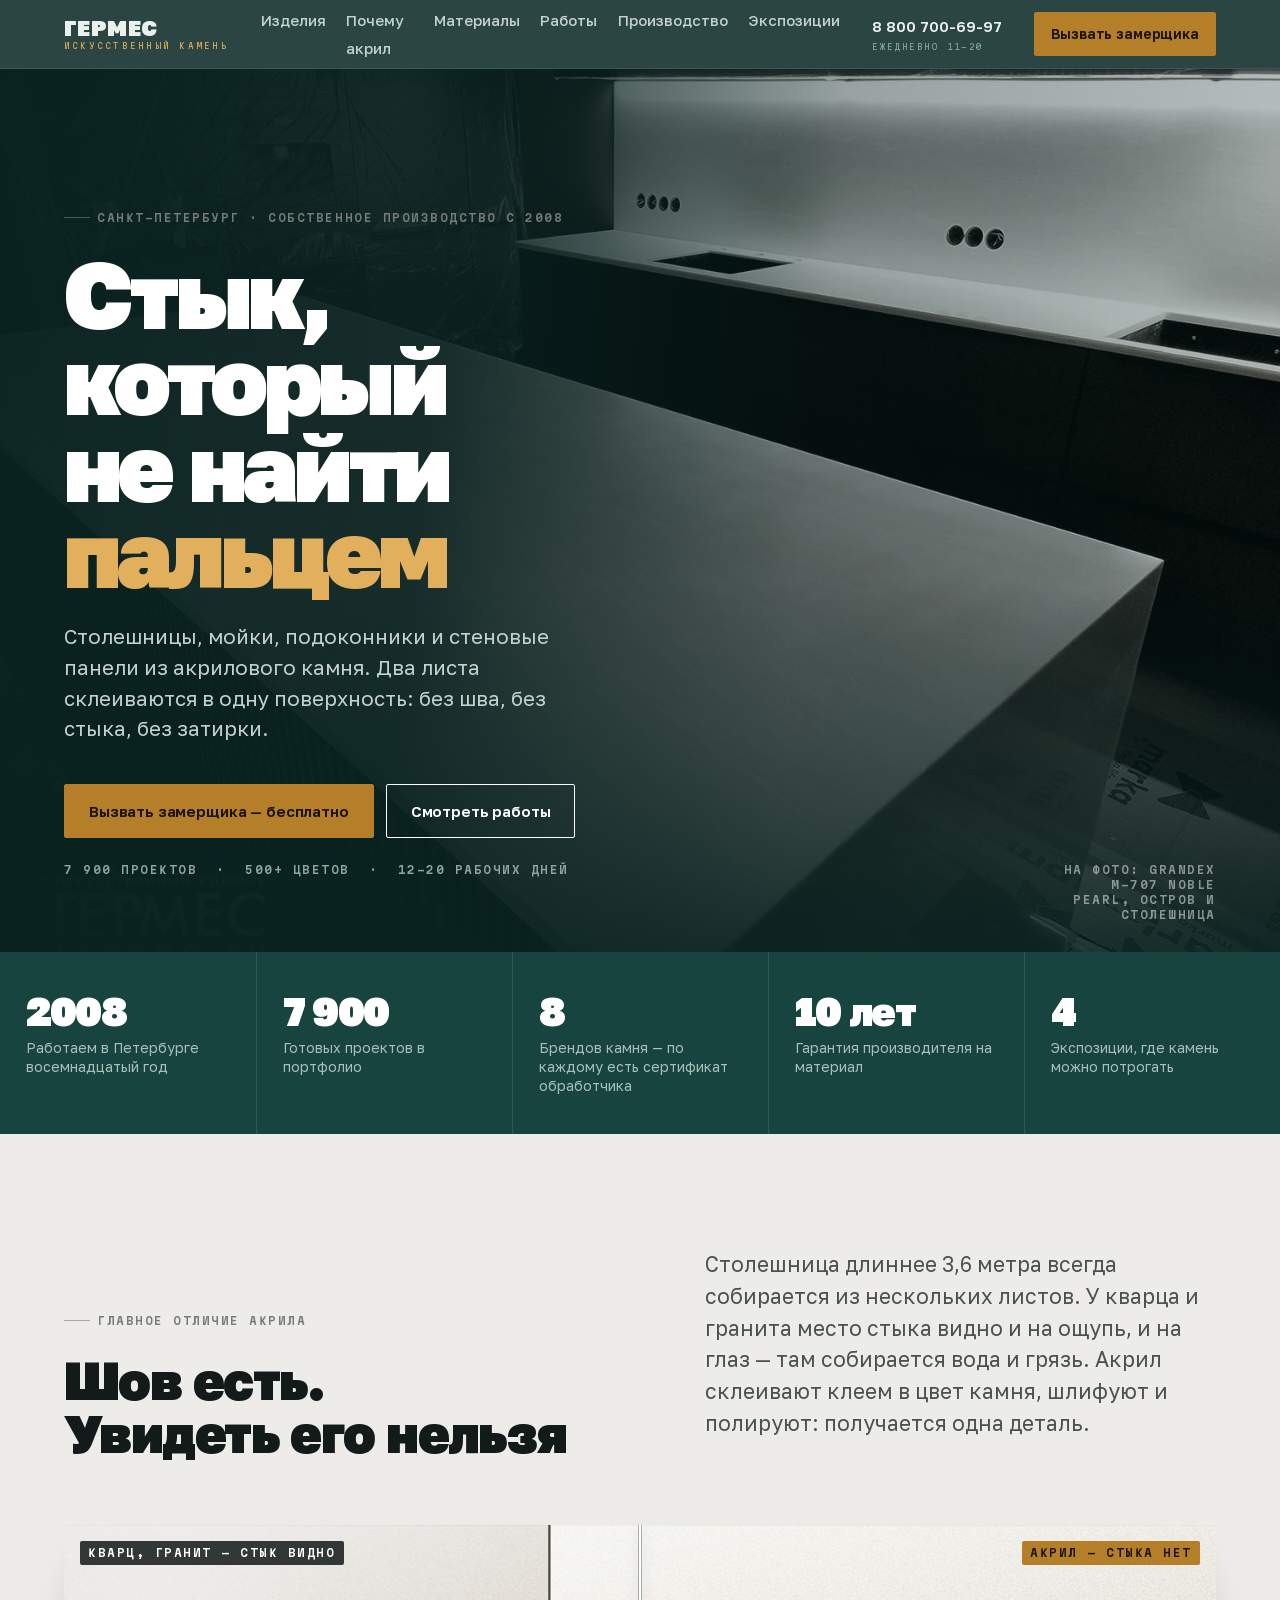
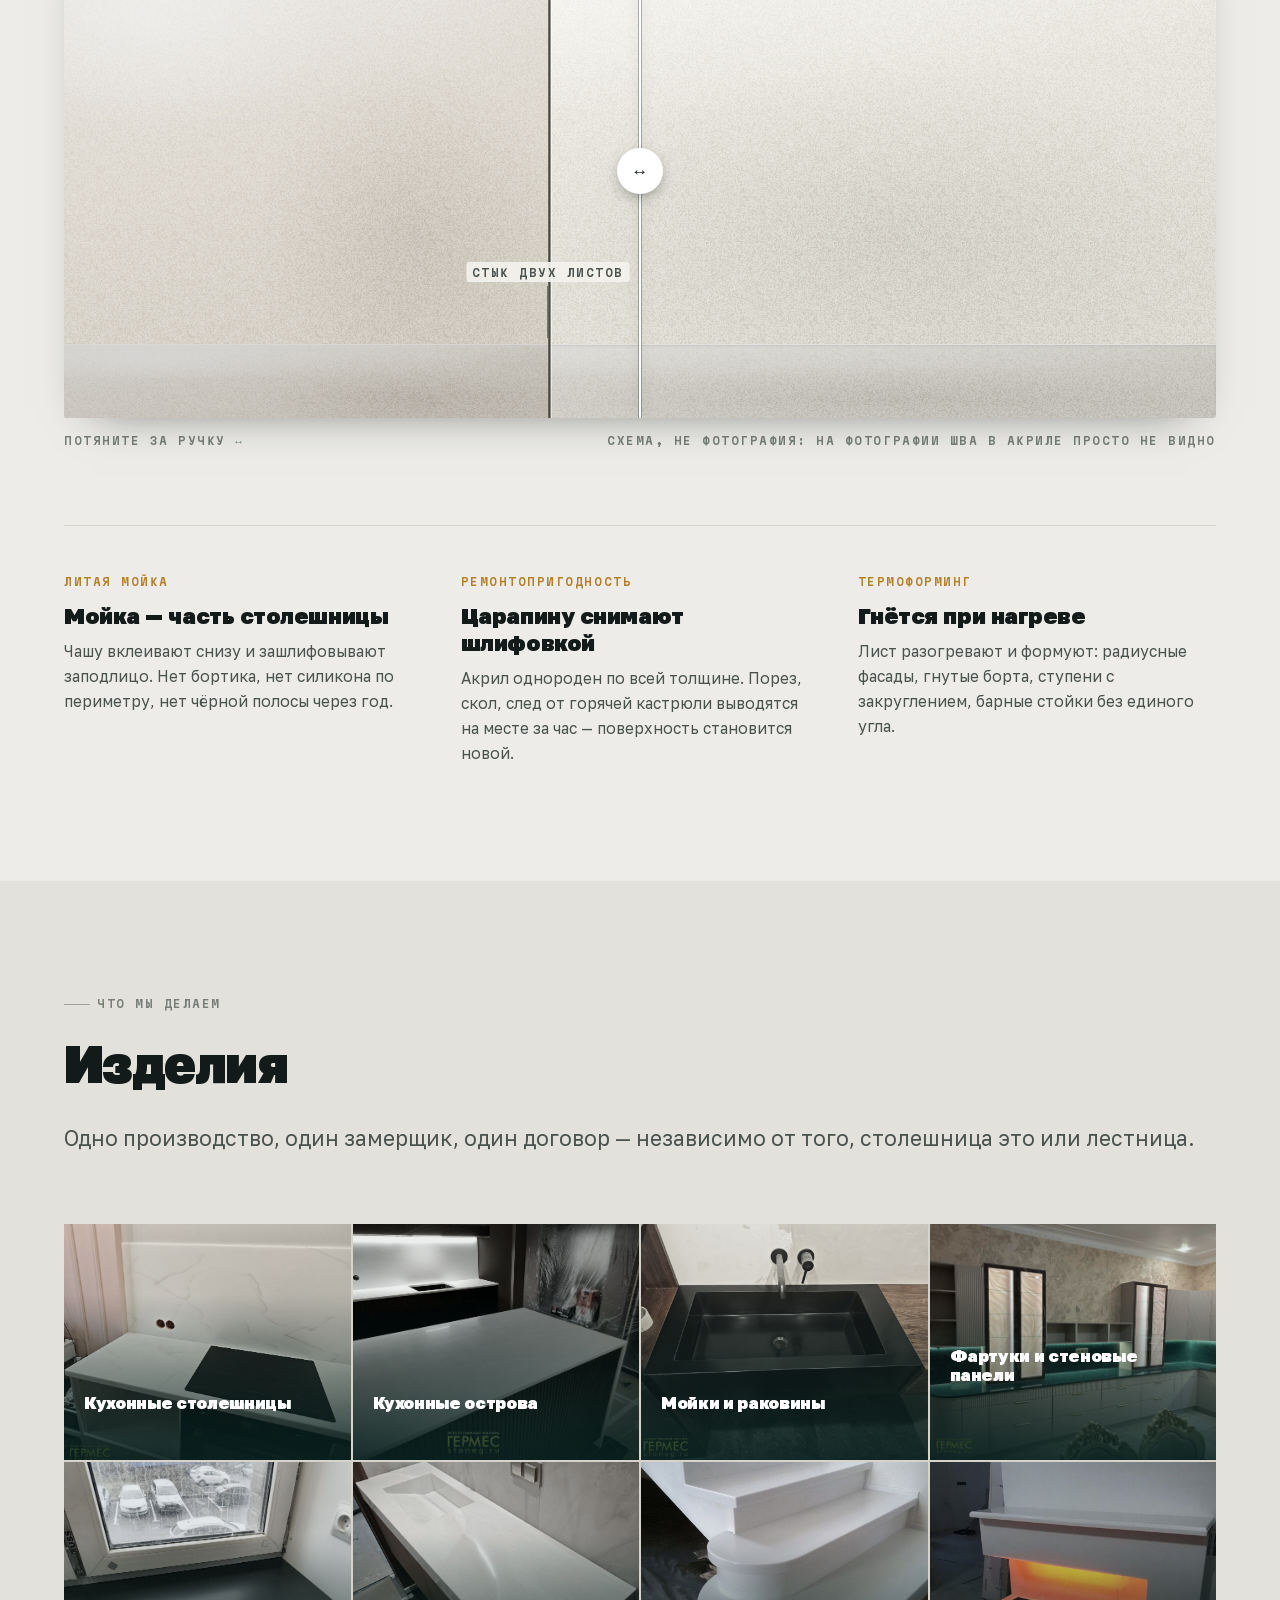
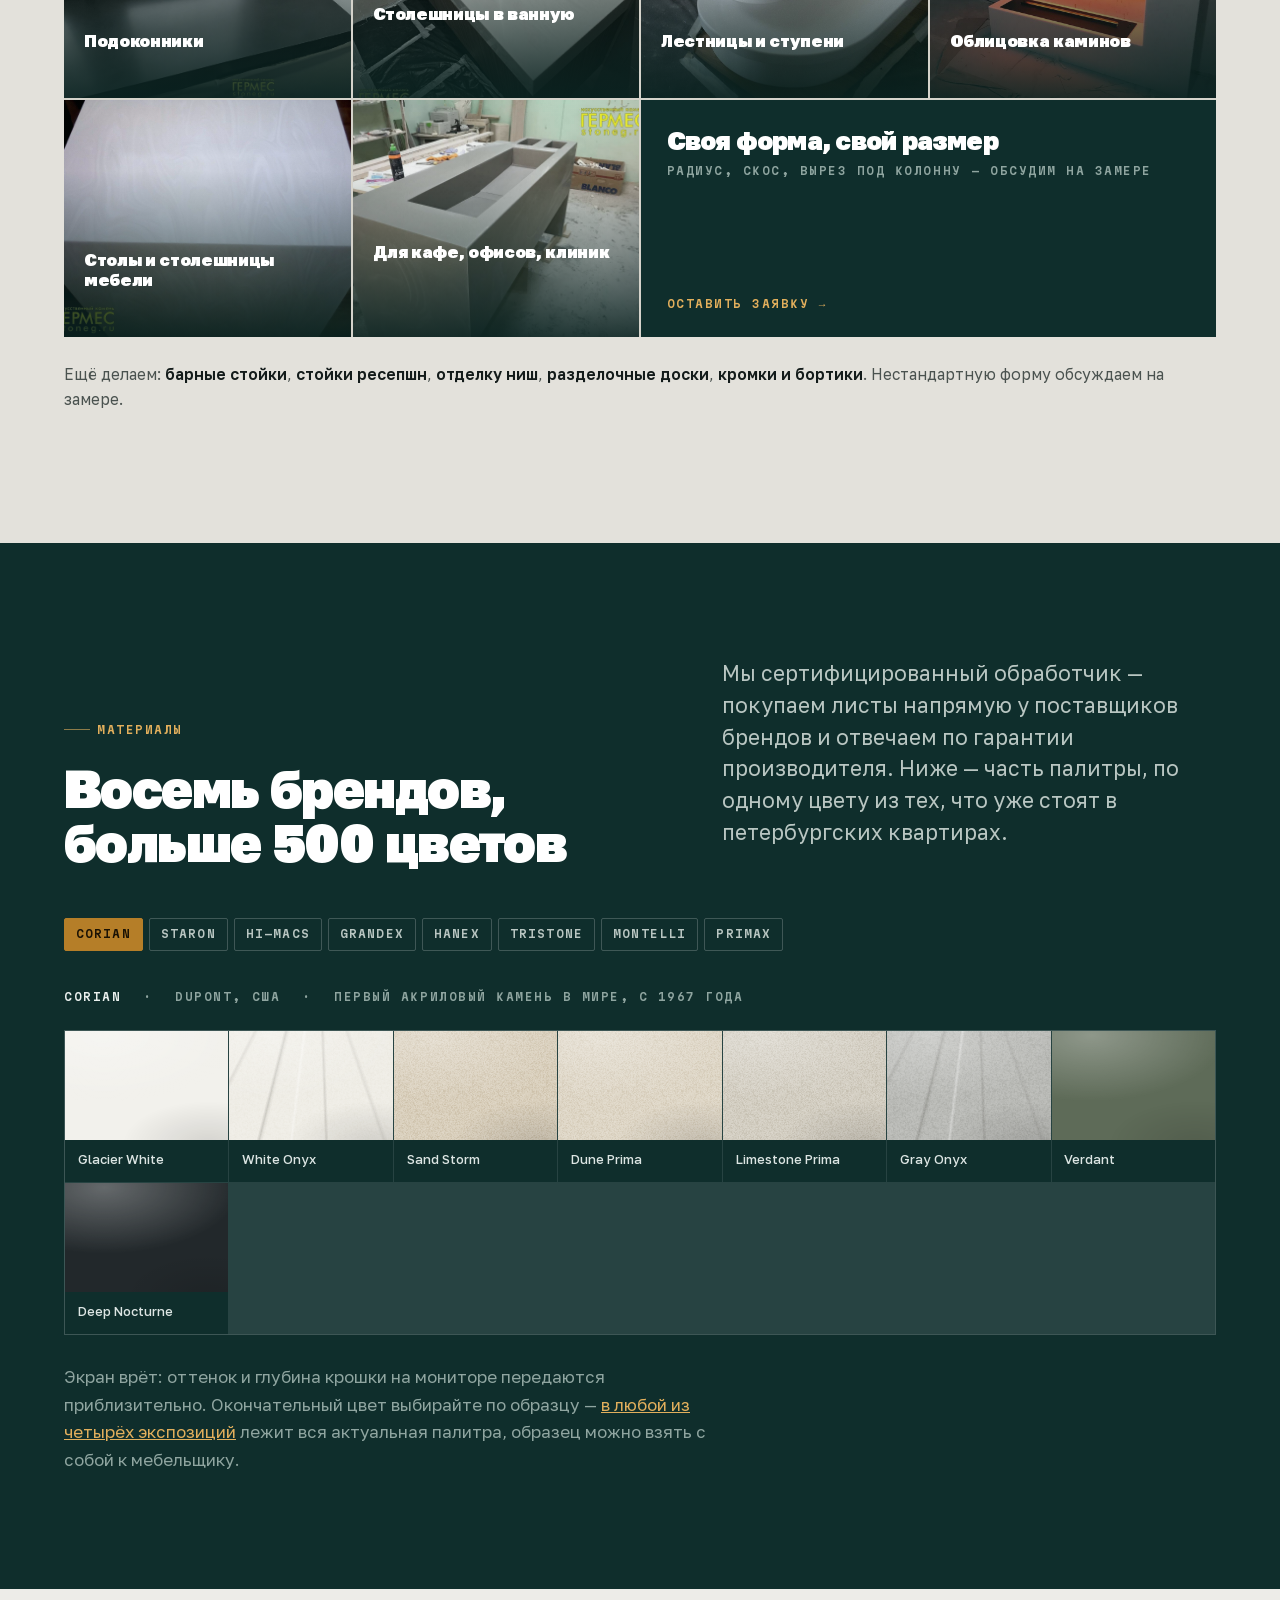
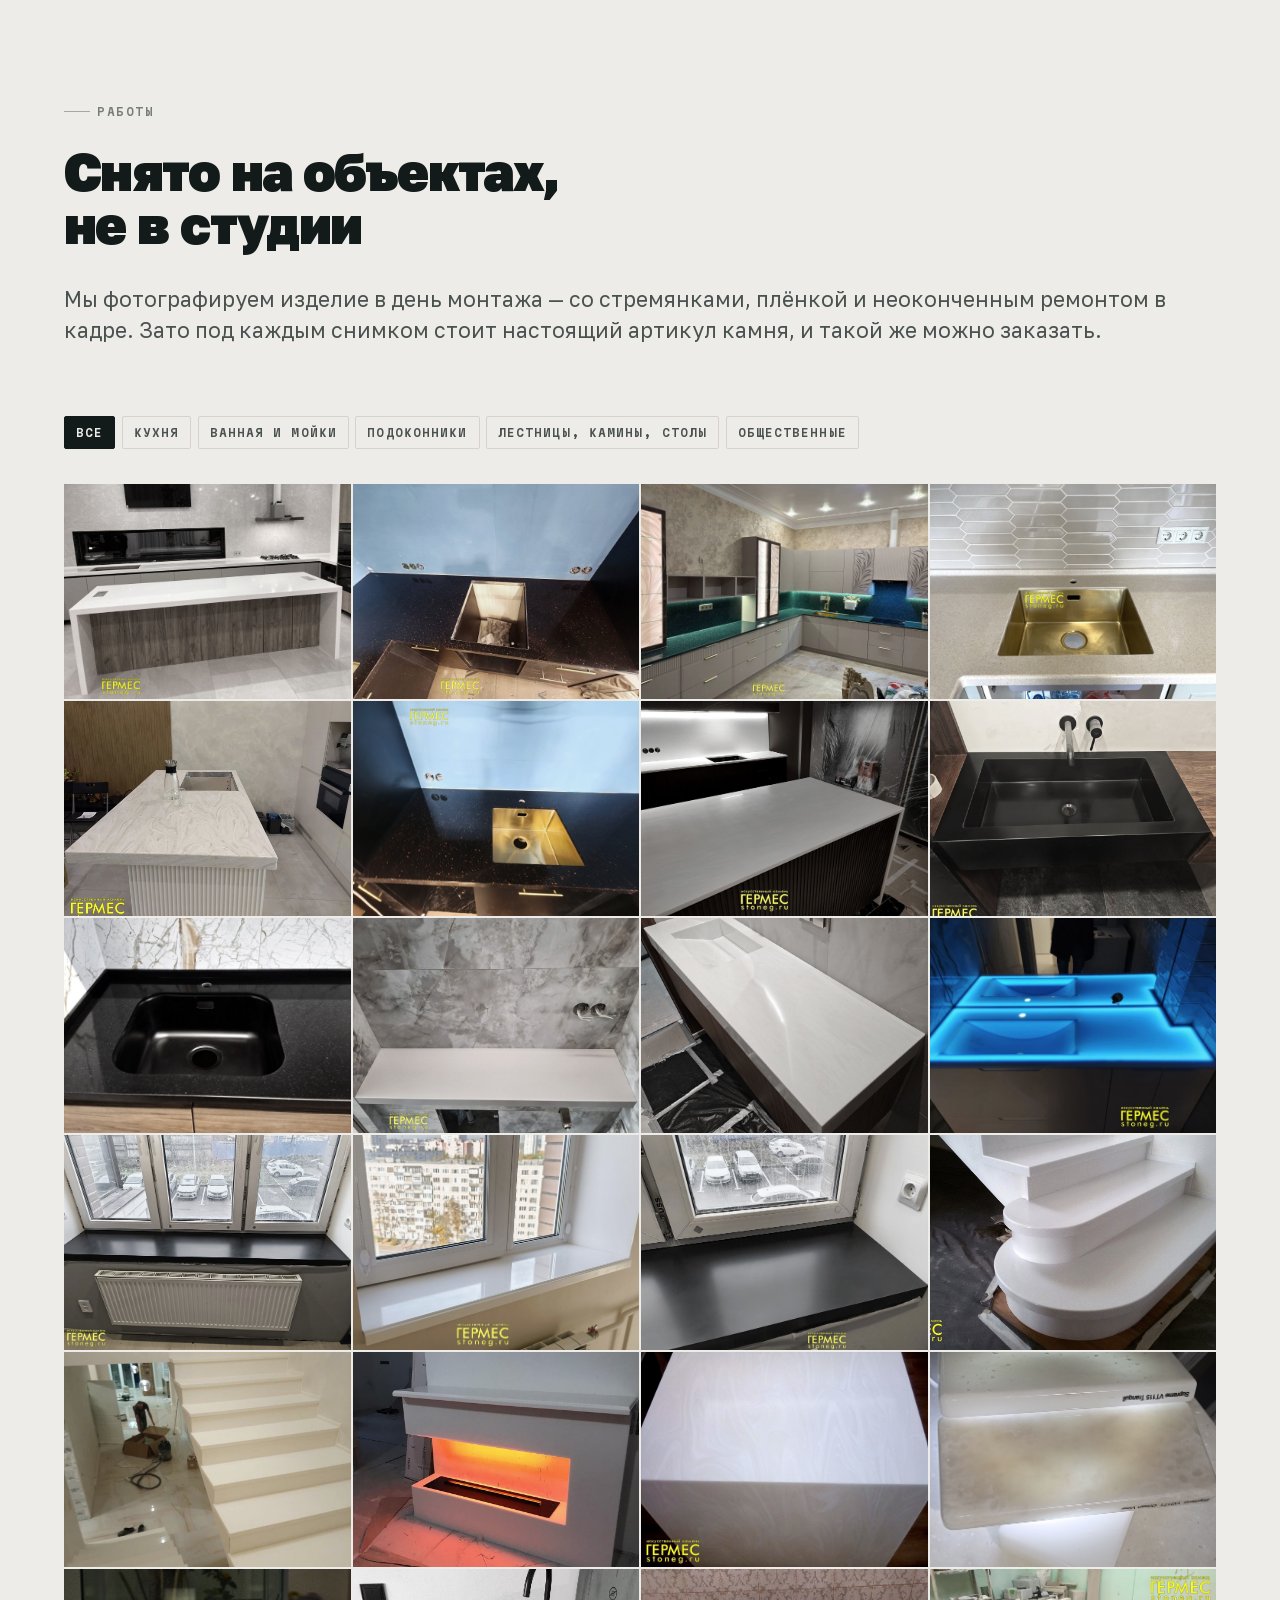
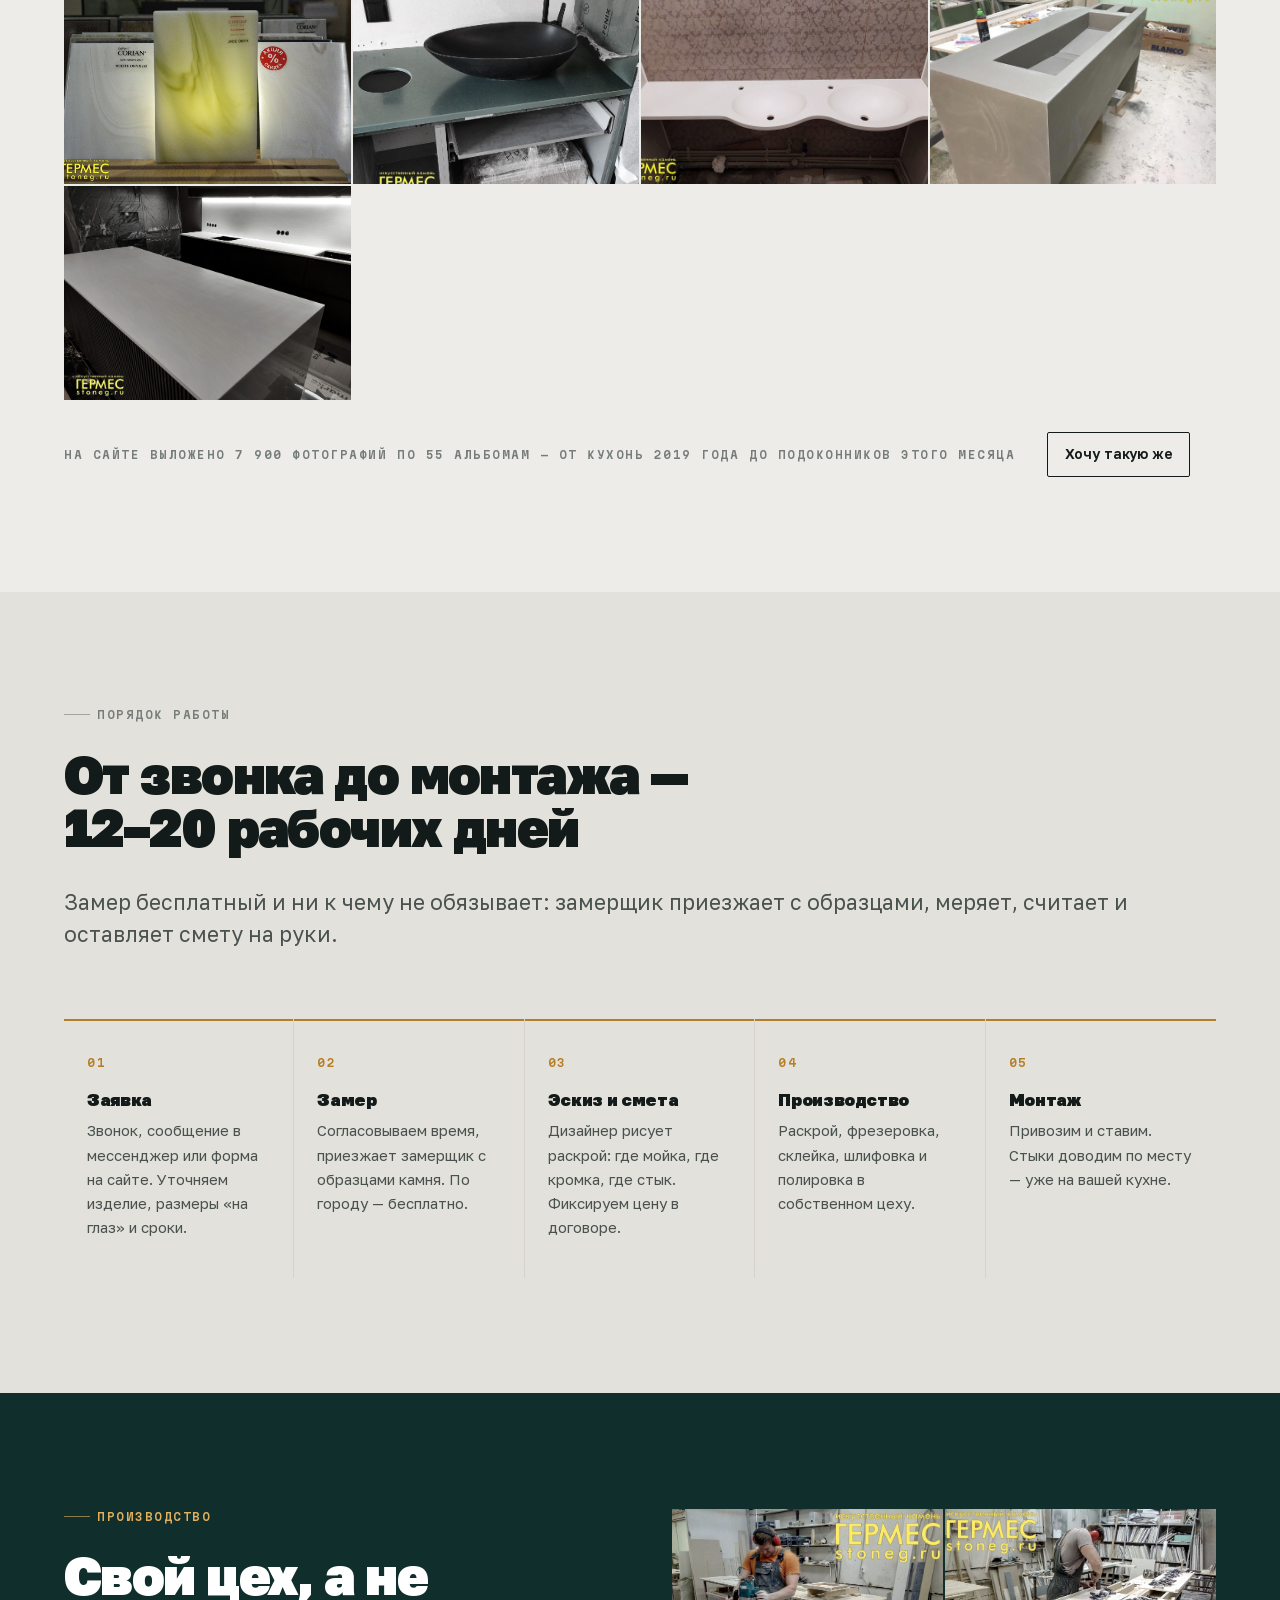
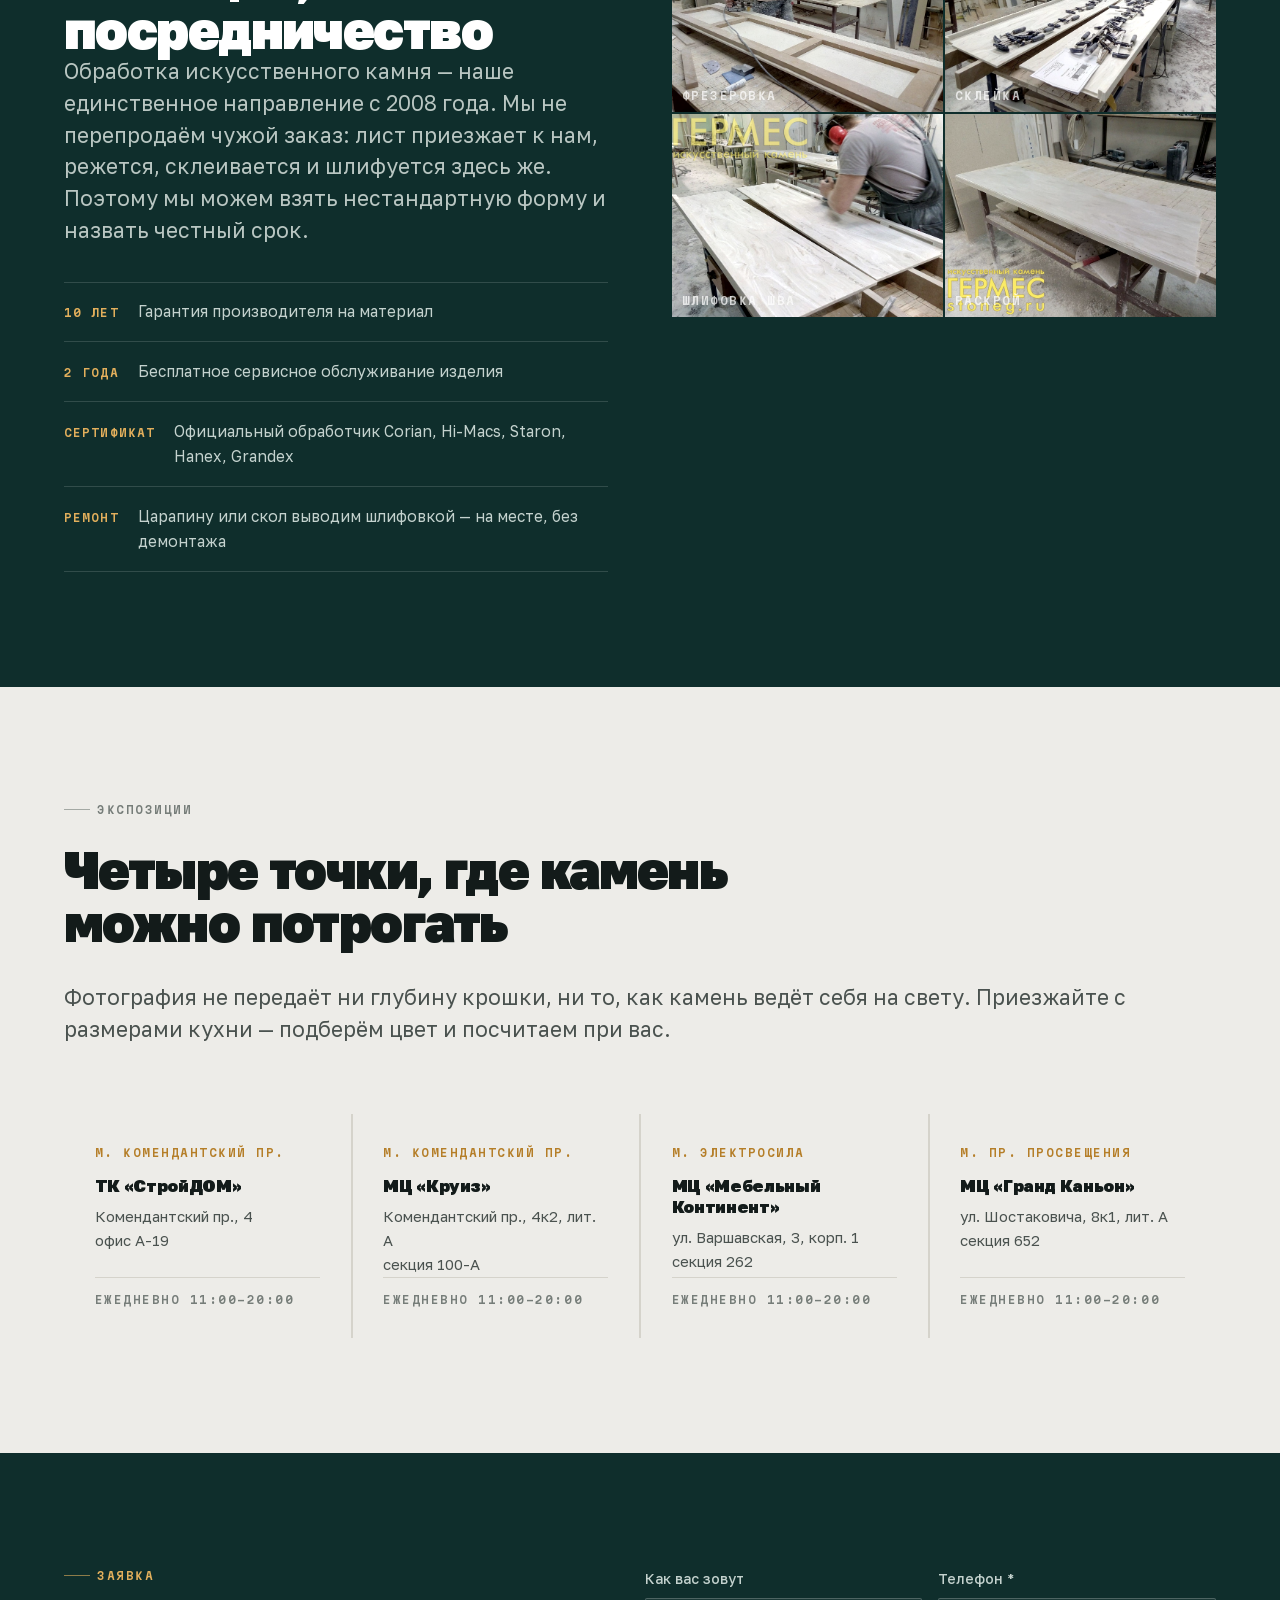
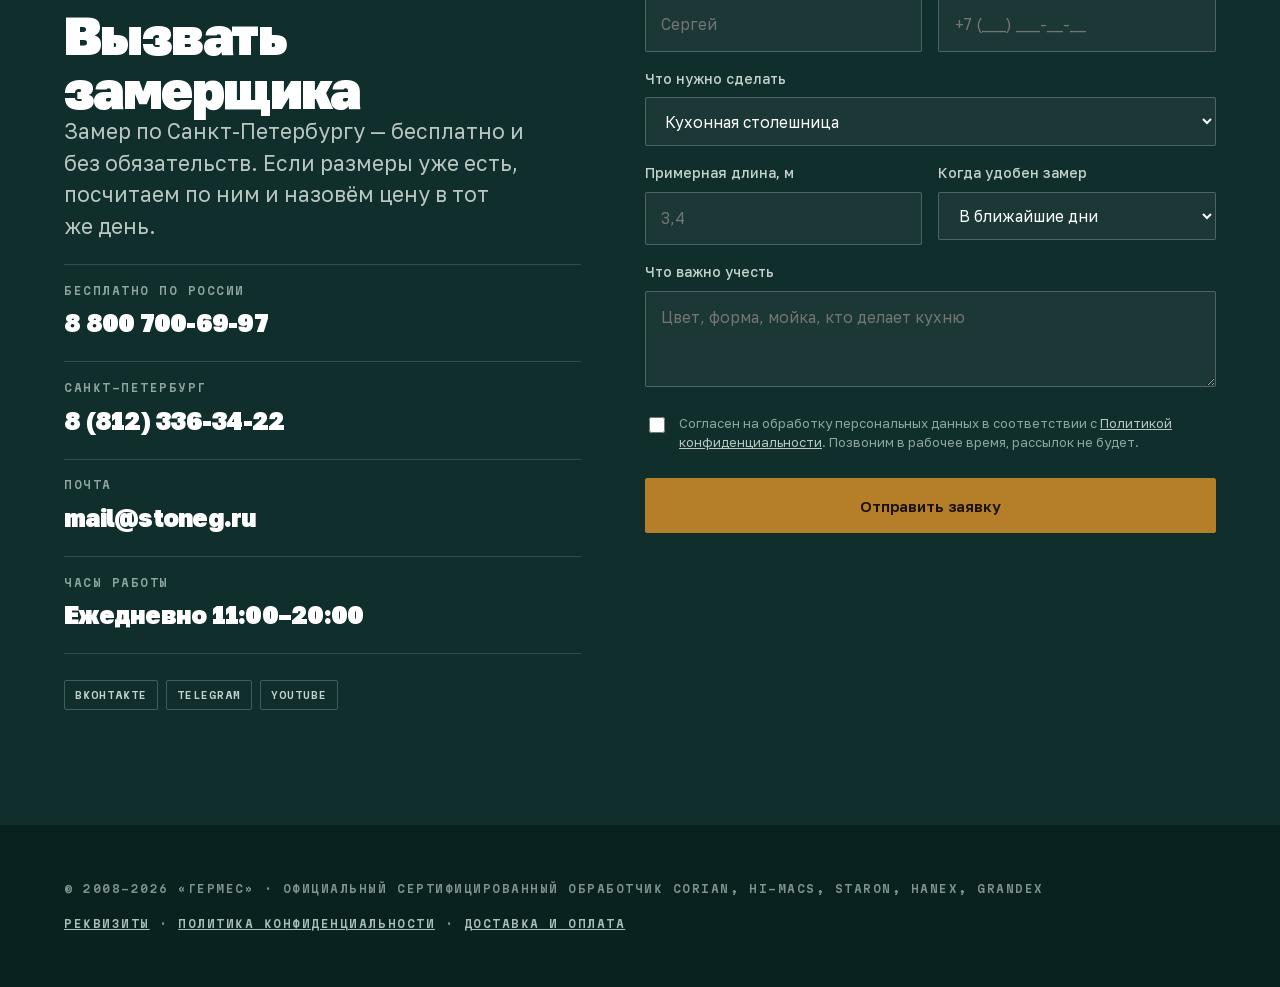
<file: index.html>
<!DOCTYPE html>
<html lang="ru">
<head>
<meta charset="utf-8">
<meta name="viewport" content="width=device-width, initial-scale=1">
<title>Гермес — изделия из искусственного камня в Санкт-Петербурге</title>
<meta name="description" content="Столешницы, мойки, подоконники и стеновые панели из акрилового камня Corian, Hi-Macs, Staron, Grandex. Собственное производство в Петербурге с 2008 года, 7900 проектов, бесплатный замер.">
<meta name="theme-color" content="#0F2E2C">
<link rel="icon" href="favicon.svg" type="image/svg+xml">
<link rel="icon" href="favicon.png" sizes="32x32" type="image/png">
<link rel="apple-touch-icon" href="apple-touch-icon.png">

<meta property="og:type" content="website">
<meta property="og:locale" content="ru_RU">
<meta property="og:site_name" content="Гермес — искусственный камень">
<meta property="og:title" content="Гермес — изделия из искусственного камня в Санкт-Петербурге">
<meta property="og:description" content="Столешницы, мойки, подоконники и стеновые панели из акрилового камня. Собственное производство с 2008 года, 7900 проектов, бесплатный замер по городу.">
<meta property="og:image" content="og.jpg">
<meta property="og:image:width" content="1200">
<meta property="og:image:height" content="630">
<meta property="og:image:alt" content="Кухонный остров из искусственного камня Grandex Noble Pearl">
<meta name="twitter:card" content="summary_large_image">
<!-- Абсолютные og:url и canonical добавляются после публикации — см. DEPLOY.md -->

<link rel="stylesheet" href="fonts.css">
<style>
/* ============================================================
   ГЕРМЕС · токены
   Палитра снята не со старого сайта (там красный из шаблона
   Megagroup), а с материала: белый акрил, тёмная кухня,
   тёплый свет сквозь камень.
   ============================================================ */
:root{
  --slab:#EDECE8;        /* лист акрила, основной фон */
  --slab-2:#E3E1DB;      /* соседний лист, чередование полос */
  --slab-3:#D5D3CB;      /* кромка */
  --noct:#0F2E2C;        /* тёмно-зелёный, взят с их же фартука Staron */
  --noct-2:#092220;
  --noct-3:#18443F;
  --ink:#131B1A;
  --ink-2:#4A524F;
  --ink-3:#767D79;
  --amber:#B57E28;       /* свет сквозь камень; от их жёлтого логотипа */
  --amber-lt:#E2AF5C;
  --seam:#A7ABA4;

  --ease-out:cubic-bezier(.23,1,.32,1);
  --ease-io:cubic-bezier(.77,0,.175,1);

  --pad:clamp(1.25rem,5vw,5rem);
  --gap:clamp(1rem,2.2vw,2rem);
  --sec:clamp(4.5rem,9vw,9rem);
  --max:1440px;

  --mono:"Martian Mono",ui-monospace,SFMono-Regular,Menlo,monospace;
  --sans:"Golos Text",-apple-system,BlinkMacSystemFont,"Segoe UI",Roboto,sans-serif;
}

*,*::before,*::after{box-sizing:border-box}
html{-webkit-text-size-adjust:100%;scroll-behavior:smooth}
@media (prefers-reduced-motion:reduce){html{scroll-behavior:auto}}
body{
  margin:0;background:var(--slab);color:var(--ink);
  font-family:var(--sans);font-size:clamp(1rem,.97rem + .18vw,1.0625rem);
  line-height:1.62;font-weight:400;
  -webkit-font-smoothing:antialiased;text-rendering:optimizeLegibility;
  overflow-x:hidden;
}
img{max-width:100%;display:block}
a{color:inherit}
button{font:inherit;color:inherit}
:focus-visible{outline:2px solid var(--amber);outline-offset:3px;border-radius:2px}

/* ---------- типографика ---------- */
.mono{
  font-family:var(--mono);font-weight:600;
  font-size:clamp(.625rem,.58rem + .12vw,.6875rem);
  letter-spacing:.14em;text-transform:uppercase;line-height:1.4;
}
.eyebrow{display:flex;align-items:center;gap:.7em;color:var(--ink-3);margin:0 0 1.6rem}
.eyebrow::before{content:"";width:1.6rem;height:1px;background:currentColor;flex:none;opacity:.6}
.dark .eyebrow{color:var(--amber-lt)}

h1,h2,h3,h4{margin:0;font-weight:800;letter-spacing:-.03em;text-wrap:balance}
h1{font-weight:900;font-size:clamp(2.6rem,1.4rem + 5.6vw,6.1rem);line-height:.92;letter-spacing:-.045em}
h2{font-size:clamp(1.85rem,1.2rem + 2.6vw,3.35rem);line-height:1.02}
h3{font-size:clamp(1.1rem,1rem + .5vw,1.4rem);line-height:1.2;letter-spacing:-.02em;font-weight:700}
p{margin:0 0 1em}
.lede{font-size:clamp(1.06rem,1rem + .5vw,1.32rem);line-height:1.5;color:var(--ink-2);font-weight:400;text-wrap:pretty}
.dark .lede{color:#B9C6C2}

/* ---------- каркас ---------- */
.wrap{max-width:var(--max);margin-inline:auto;padding-inline:var(--pad)}
.section{padding-block:var(--sec);position:relative}
.dark{background:var(--noct);color:#EAF0EE}
.dark h1,.dark h2,.dark h3{color:#fff}
.band{background:var(--slab-2)}

/* ---------- кнопки ---------- */
.btn{
  display:inline-flex;align-items:center;justify-content:center;gap:.6em;
  padding:.95em 1.6em;border:1px solid transparent;border-radius:2px;
  font-weight:600;font-size:.9375rem;letter-spacing:-.01em;
  text-decoration:none;cursor:pointer;white-space:nowrap;
  transition:transform 160ms var(--ease-out),background-color 180ms ease,border-color 180ms ease,color 180ms ease;
}
.btn:active{transform:scale(.97)}
.btn--primary{background:var(--amber);color:#1A1204;border-color:var(--amber)}
.btn--ghost{background:transparent;border-color:currentColor;color:inherit}
.dark .btn--ghost{border-color:rgba(255,255,255,.32)}
@media (hover:hover) and (pointer:fine){
  .btn--primary:hover{background:var(--amber-lt);border-color:var(--amber-lt)}
  .btn--ghost:hover{background:rgba(19,27,26,.06)}
  .dark .btn--ghost:hover{background:rgba(255,255,255,.09);border-color:rgba(255,255,255,.6)}
}
.btn--sm{padding:.7em 1.15em;font-size:.875rem}

/* ---------- шапка ---------- */
.nav{
  position:sticky;top:0;z-index:60;
  background:color-mix(in srgb,var(--noct) 88%,transparent);
  backdrop-filter:blur(14px) saturate(1.3);
  -webkit-backdrop-filter:blur(14px) saturate(1.3);
  color:#EAF0EE;
  border-bottom:1px solid rgba(255,255,255,.09);
  transition:background-color 240ms ease;
}
.nav__in{display:flex;align-items:center;gap:clamp(1rem,2.5vw,2.5rem);
  min-height:68px;max-width:var(--max);margin-inline:auto;padding-inline:var(--pad)}
.logo{display:flex;flex-direction:column;line-height:1;text-decoration:none;flex:none;margin-right:auto}
.logo b{font-size:1.32rem;font-weight:900;letter-spacing:.02em}
.logo span{font-family:var(--mono);font-size:.5rem;font-weight:400;letter-spacing:.28em;
  color:var(--amber-lt);margin-top:.42em;text-transform:uppercase}
.nav__links{display:flex;gap:clamp(.9rem,1.6vw,1.7rem);list-style:none;margin:0;padding:0}
.nav__links a{
  text-decoration:none;font-size:.9375rem;font-weight:500;color:#C6D2CF;
  padding-block:.4em;position:relative;transition:color 180ms ease;
}
.nav__links a::after{
  content:"";position:absolute;left:0;right:0;bottom:.1em;height:1px;
  background:var(--amber-lt);transform:scaleX(0);transform-origin:left;
  transition:transform 220ms var(--ease-out);
}
@media (hover:hover) and (pointer:fine){
  .nav__links a:hover{color:#fff}
  .nav__links a:hover::after{transform:scaleX(1)}
}
.nav__tel{text-decoration:none;font-weight:600;font-size:.9375rem;white-space:nowrap}
.nav__tel small{display:block;font-family:var(--mono);font-size:.5rem;font-weight:400;
  letter-spacing:.18em;color:#8FA5A0;text-transform:uppercase;margin-top:.25em}
.nav__burger{display:none;background:none;border:1px solid rgba(255,255,255,.28);border-radius:2px;
  padding:.55em .8em;cursor:pointer;transition:transform 160ms var(--ease-out)}
.nav__burger:active{transform:scale(.94)}
.nav__cta-s{display:none}
@media (max-width:1080px){
  .nav__links,.nav__tel small{display:none}
  .nav__burger{display:block}
}
@media (max-width:760px){.nav__tel{display:none}}
@media (max-width:560px){
  .nav__cta-l{display:none}
  .nav__cta-s{display:inline}
  .nav__in{gap:.6rem;min-height:60px}
}

/* мобильное меню */
.sheet{
  position:fixed;inset:0;z-index:70;background:var(--noct-2);
  display:flex;flex-direction:column;justify-content:center;gap:.2rem;
  padding:5rem var(--pad) 3rem;
  opacity:0;visibility:hidden;transform:translateY(-8px);
  transition:opacity 240ms var(--ease-out),transform 240ms var(--ease-out),visibility 240ms;
}
.sheet[data-open="true"]{opacity:1;visibility:visible;transform:none}
.sheet a{display:block;text-decoration:none;color:#EAF0EE;font-size:1.6rem;font-weight:700;
  letter-spacing:-.03em;padding:.35em 0;border-bottom:1px solid rgba(255,255,255,.08)}
.sheet__close{position:absolute;top:1.1rem;right:var(--pad);background:none;border:0;
  color:#EAF0EE;font-size:2rem;line-height:1;cursor:pointer;padding:.2em}

/* ---------- герой ---------- */
.hero{position:relative;min-height:min(90vh,880px);display:flex;align-items:flex-end;background:var(--noct-2);color:#fff;overflow:hidden;isolation:isolate}
.hero__media{position:absolute;inset:0;z-index:-2}
.hero__media img{width:100%;height:100%;object-fit:cover;object-position:62% 55%}
.hero__scrim{position:absolute;inset:0;z-index:-1;
  background:
    linear-gradient(96deg,rgba(9,34,32,.97) 0%,rgba(9,34,32,.9) 34%,rgba(9,34,32,.42) 62%,rgba(9,34,32,.28) 100%),
    linear-gradient(0deg,rgba(9,34,32,.85) 0%,transparent 42%);
}
.hero__in{width:100%;max-width:var(--max);margin-inline:auto;padding:clamp(4.5rem,11vw,9rem) var(--pad) clamp(2.5rem,5vw,4rem)}
.hero__col{max-width:min(58ch,760px)}
.hero__col>*{opacity:0;transform:translateY(10px);
  animation:heroIn 520ms var(--ease-out) forwards;
  animation-delay:calc(var(--i,0)*60ms)}
@keyframes heroIn{to{opacity:1;transform:none}}
@media (prefers-reduced-motion:reduce){
  .hero__col>*{animation:none;opacity:1;transform:none}
}
.hero h1{color:#fff}
.hero h1 em{font-style:normal;color:var(--amber-lt);display:block}
.hero__lede{margin-top:1.6rem;max-width:44ch;color:#C4D2CE;
  font-size:clamp(1.02rem,.95rem + .5vw,1.28rem);line-height:1.5}
.hero__cta{display:flex;flex-wrap:wrap;gap:.75rem;margin-top:2.4rem}
.hero__note{margin-top:1.5rem;color:#8FA5A0;display:flex;flex-wrap:wrap;gap:.4rem 1.2rem}
.hero__caption{
  position:absolute;right:var(--pad);bottom:1.2rem;z-index:2;text-align:right;
  color:rgba(255,255,255,.5);max-width:20ch;
}
@media (max-width:820px){
  .hero__media img{object-position:70% 50%}
  .hero__caption{position:static;text-align:left;margin-top:2.5rem;max-width:none;color:#7E948F}
}

/* ---------- строка фактов ---------- */
.facts{background:var(--noct-3);color:#fff;padding-block:0}
.facts__grid{display:grid;grid-template-columns:repeat(5,1fr);max-width:var(--max);margin-inline:auto}
.fact{padding:clamp(1.5rem,3vw,2.4rem) clamp(1rem,2vw,1.8rem);
  border-left:1px solid rgba(255,255,255,.11)}
.fact:first-child{border-left:0}
.fact b{display:block;font-size:clamp(1.6rem,1.1rem + 1.8vw,2.5rem);font-weight:800;
  letter-spacing:-.04em;line-height:1;color:#fff}
.fact span{display:block;margin-top:.6em;color:#A9BFBA;font-size:.875rem;line-height:1.35}
@media (max-width:900px){
  .facts__grid{grid-template-columns:repeat(2,1fr)}
  .fact{border-left:1px solid rgba(255,255,255,.11);border-top:1px solid rgba(255,255,255,.11)}
  .fact:nth-child(odd){border-left:0}
  .fact:nth-child(-n+2){border-top:0}
  .fact:last-child{grid-column:1/-1}
}

/* ---------- анимация появления ---------- */
.reveal{opacity:0;transform:translateY(14px);
  transition:opacity 620ms var(--ease-out),transform 620ms var(--ease-out);
  transition-delay:calc(var(--i,0)*55ms)}
.reveal.is-in{opacity:1;transform:none}
@media (prefers-reduced-motion:reduce){
  .reveal{opacity:1;transform:none;transition:none}
}

/* ---------- секция «шов» ---------- */
.shov__head{display:grid;grid-template-columns:minmax(0,1.05fr) minmax(0,.95fr);
  gap:var(--gap) clamp(2rem,6vw,6rem);align-items:end;margin-bottom:clamp(2.5rem,5vw,4rem)}
@media (max-width:860px){.shov__head{grid-template-columns:1fr}}

.demo{
  position:relative;border-radius:3px;overflow:hidden;
  aspect-ratio:21/9;min-height:260px;
  box-shadow:0 20px 46px -30px rgba(19,27,26,.6);
  --pos:50;--joint:42%;--edge:15%;
  /* поверхность камня — набор градиентов, а не фотография */
  /* крошка — фрактальный шум, а не сетка точек */
  --stone:
    url("img/stone-noise.png"),
    radial-gradient(58% 44% at 18% 22%,rgba(255,255,255,.5),transparent 68%),
    radial-gradient(46% 60% at 72% 74%,rgba(148,143,128,.18),transparent 70%),
    radial-gradient(150% 100% at 26% -18%,rgba(255,255,255,.72),transparent 66%),
    linear-gradient(168deg,#F2F1EC 0%,#E8E6DE 52%,#DCDAD1 100%);
  --stone-size:128px 128px,auto,auto,auto,auto;
  --stone-blend:soft-light,normal,normal,normal,normal;
  --stone-pos:0 0,center,center,center,center;
  touch-action:pan-y;
}
@media (max-width:700px){.demo{aspect-ratio:4/3}}

.demo__layer{position:absolute;inset:0}
.demo__layer--q{clip-path:inset(0 calc(100% - var(--pos)*1%) 0 0)}
.demo__top{position:absolute;left:0;right:0;top:0;bottom:var(--edge);
  background:var(--stone);background-size:var(--stone-size);background-blend-mode:var(--stone-blend);
  background-position:var(--stone-pos)}
.demo__edge{position:absolute;left:0;right:0;bottom:0;height:var(--edge);
  background:var(--stone);background-size:var(--stone-size);background-blend-mode:var(--stone-blend);
  background-position:var(--stone-pos);filter:brightness(.9);
  box-shadow:0 1px 0 rgba(255,255,255,.9) inset,0 2px 5px -3px rgba(0,0,0,.4) inset}

/* левый лист кварца: другой тон и смещённая крошка — стык видно даже без линии */
.demo__piece{position:absolute;left:0;top:0;bottom:var(--edge);width:var(--joint);
  background:var(--stone);background-size:var(--stone-size);background-blend-mode:var(--stone-blend);
  --stone-pos:71px 43px,center,center,center,center;background-position:var(--stone-pos);
  filter:brightness(.952) saturate(1.3) hue-rotate(-9deg)}
.demo__piece--e{top:auto;bottom:0;height:var(--edge);filter:brightness(.857) saturate(1.3) hue-rotate(-9deg);
  box-shadow:0 1px 0 rgba(255,255,255,.75) inset}
.demo__seam{position:absolute;top:0;bottom:0;left:var(--joint);width:3px;
  background:linear-gradient(90deg,rgba(60,57,48,.5),#3E3B33 38%,#57544A 62%,rgba(120,116,104,.35));
  box-shadow:1px 0 0 rgba(255,255,255,.5),-3px 0 6px -3px rgba(0,0,0,.35)}

.demo__tag{position:absolute;top:1rem;padding:.45em .75em;border-radius:2px;z-index:3;
  background:rgba(19,27,26,.86);color:#fff;transition:opacity 200ms ease}
.demo__tag--l{left:1rem}
.demo__tag--r{right:1rem;background:var(--amber);color:#1A1204}
@media (max-width:760px){
  .demo__tag{font-size:.5625rem;padding:.35em .55em;max-width:46%}
  .demo__tag--l{top:.5rem;left:.5rem}
  .demo__tag--r{top:auto;bottom:calc(var(--edge) + .5rem);right:.5rem}
  .demo__call{display:none}
}

.demo__call{position:absolute;left:var(--joint);bottom:calc(var(--edge) + .4rem);z-index:3;pointer-events:none}
.demo__call i{display:block;width:1px;height:clamp(30px,6vw,52px);background:var(--ink);opacity:.5;margin-left:-.5px}
.demo__call span{position:absolute;bottom:calc(100% + .35em);left:0;transform:translateX(-50%);
  white-space:nowrap;color:var(--ink-2);background:rgba(243,242,237,.92);padding:.22em .5em;border-radius:2px}

.demo__handle{position:absolute;top:0;bottom:0;left:calc(var(--pos)*1%);width:2px;
  background:#fff;box-shadow:0 0 0 1px rgba(19,27,26,.3),0 0 14px rgba(0,0,0,.18);
  z-index:4;pointer-events:none;transform:translateX(-1px)}
.demo__grip{position:absolute;top:50%;left:50%;transform:translate(-50%,-50%);
  width:46px;height:46px;border-radius:50%;background:#fff;
  box-shadow:0 5px 16px -5px rgba(19,27,26,.55);
  display:grid;place-items:center;color:var(--ink);font-size:1.05rem;line-height:1;
  transition:transform 180ms var(--ease-out)}
.demo__grip::before{content:"\2194"}
.demo:has(.demo__range:active) .demo__grip{transform:translate(-50%,-50%) scale(.92)}
.demo__range{position:absolute;inset:0;z-index:5;width:100%;height:100%;
  margin:0;opacity:0;cursor:ew-resize;-webkit-appearance:none;appearance:none;background:transparent}
.demo__range::-webkit-slider-thumb{-webkit-appearance:none;width:56px;height:100%}
.demo__range::-moz-range-thumb{width:56px;height:100%;border:0;background:transparent}

.demo__hint{margin-top:.9rem;color:var(--ink-3);display:flex;justify-content:space-between;gap:1rem;flex-wrap:wrap}

/* три довода под демо */
.args{display:grid;grid-template-columns:repeat(3,1fr);gap:clamp(1.5rem,3vw,3rem);
  margin-top:clamp(3rem,6vw,5rem);padding-top:clamp(2rem,4vw,3rem);border-top:1px solid var(--slab-3)}
@media (max-width:820px){.args{grid-template-columns:1fr;gap:2rem}}
.arg h3{margin-bottom:.55rem}
.arg p{color:var(--ink-2);margin:0;font-size:.9688rem}
.arg .mono{color:var(--amber);margin-bottom:.9rem;display:block}

/* ---------- изделия ---------- */
.izd__head{display:flex;justify-content:space-between;align-items:end;gap:2rem;flex-wrap:wrap;
  margin-bottom:clamp(2rem,4vw,3rem)}
.izd__grid{display:grid;grid-template-columns:repeat(4,1fr);gap:2px;background:var(--slab-3)}
@media (max-width:1100px){.izd__grid{grid-template-columns:repeat(3,1fr)}}
@media (max-width:760px){.izd__grid{grid-template-columns:repeat(2,1fr)}}

.izd{position:relative;display:block;background:var(--slab);text-decoration:none;overflow:hidden;
  aspect-ratio:4/3.3}
.izd img{position:absolute;inset:0;width:100%;height:100%;object-fit:cover;
  transition:transform 700ms var(--ease-out),filter 400ms ease;filter:saturate(.9)}
.izd__veil{position:absolute;inset:0;
  background:linear-gradient(0deg,rgba(9,34,32,.9) 0%,rgba(9,34,32,.45) 38%,rgba(9,34,32,.08) 70%)}
.izd__txt{position:absolute;left:0;right:0;bottom:0;padding:clamp(.6rem,1.6vw,1.25rem);color:#fff;z-index:2}
.izd__txt b{display:block;font-weight:700;font-size:clamp(.8125rem,.72rem + .42vw,1.125rem);
  letter-spacing:-.02em;line-height:1.15}
.izd__txt .mono{color:rgba(255,255,255,.62);margin-top:.5em;
  opacity:0;transform:translateY(4px);
  transition:opacity 300ms var(--ease-out),transform 300ms var(--ease-out)}
@media (hover:hover) and (pointer:fine){
  .izd:hover img{transform:scale(1.05);filter:saturate(1)}
  .izd:hover .izd__txt .mono{opacity:1;transform:none}
}
@media (hover:none){.izd__txt .mono{opacity:.62;transform:none}}
.izd--cta{grid-column:span 2;background:var(--noct);display:flex;flex-direction:column;
  justify-content:space-between;padding:clamp(1.2rem,2vw,1.6rem);aspect-ratio:auto}

.izd--cta .izd__txt{position:static;padding:0}
.izd--cta .izd__txt b{font-size:clamp(1.15rem,1rem + .8vw,1.6rem);letter-spacing:-.03em}
.izd--cta .izd__txt .mono{opacity:1;transform:none;color:#8FA5A0;margin-top:.9em;max-width:34ch}
.izd__arrow{color:var(--amber-lt);margin-top:1.8rem;
  transition:transform 220ms var(--ease-out);display:inline-block}
@media (hover:hover) and (pointer:fine){.izd--cta:hover .izd__arrow{transform:translateX(5px)}}
.izd__more{margin-top:1.6rem;color:var(--ink-2);font-size:.9688rem}
.izd__more b{font-weight:600;color:var(--ink)}

/* ---------- материалы ---------- */
.mat__head{display:grid;grid-template-columns:minmax(0,1fr) minmax(0,.85fr);
  gap:var(--gap) clamp(2rem,6vw,5rem);align-items:end;margin-bottom:clamp(2rem,4vw,3rem)}
@media (max-width:860px){.mat__head{grid-template-columns:1fr}}

.brands{display:flex;flex-wrap:wrap;gap:.4rem;margin-bottom:clamp(1.6rem,3vw,2.4rem)}
.brand{
  padding:.62em 1em;border:1px solid rgba(255,255,255,.2);border-radius:2px;
  background:transparent;color:#B9C6C2;cursor:pointer;
  font-family:var(--mono);font-size:.6875rem;font-weight:600;letter-spacing:.1em;text-transform:uppercase;
  transition:color 150ms ease,border-color 150ms ease,background-color 150ms ease,transform 150ms var(--ease-out);
}
.brand:active{transform:scale(.97)}
.brand[aria-selected="true"]{background:var(--amber);border-color:var(--amber);color:#1A1204}
@media (hover:hover) and (pointer:fine){
  .brand:hover{color:#fff;border-color:rgba(255,255,255,.5)}
  .brand[aria-selected="true"]:hover{background:var(--amber-lt);border-color:var(--amber-lt);color:#1A1204}
}

.mat__panel{transition:opacity 180ms ease,filter 180ms ease}
.mat__panel[data-swap="true"]{opacity:.35;filter:blur(3px)}
.mat__meta{display:flex;flex-wrap:wrap;gap:.5rem 1.4rem;color:#8FA5A0;margin:0 0 1.6rem}
.mat__meta b{color:#EAF0EE;font-weight:600}

.chips{display:grid;grid-template-columns:repeat(auto-fill,minmax(148px,1fr));gap:1px;
  background:rgba(255,255,255,.1);border:1px solid rgba(255,255,255,.1)}
.chip{background:var(--noct);padding:0;display:block}
.chip__face{aspect-ratio:3/2;position:relative;overflow:hidden}
.chip__body{padding:.7rem .8rem .9rem}
.chip__code{display:block;font-family:var(--mono);font-size:.5625rem;font-weight:600;
  letter-spacing:.12em;color:var(--amber-lt);text-transform:uppercase}
.chip__code+.chip__name{margin-top:.4em}
.chip__name{display:block;font-size:.8125rem;font-weight:500;color:#DCE5E3;line-height:1.25}

/* фактуры камня, приближённо: цвет задаётся инлайном, фактура — сверху */
.chip__face{background-repeat:no-repeat}
.chip__sheen{position:absolute;inset:0;z-index:3;pointer-events:none;
  background:radial-gradient(130% 95% at 24% 4%,rgba(255,255,255,.3),transparent 64%),
             radial-gradient(80% 60% at 88% 104%,rgba(0,0,0,.12),transparent 66%)}
.f-speckle::after,.f-marble::after,.f-lucent::after{content:"";position:absolute;inset:0;z-index:1}
.f-speckle::after{
  background:url("img/stone-noise.png") 0 0/74px 74px;
  mix-blend-mode:soft-light;opacity:.95}
.f-marble::after{
  background:
    linear-gradient(104deg,transparent 28.6%,rgba(40,36,30,.16) 30%,rgba(40,36,30,.05) 31%,transparent 32.2%),
    linear-gradient(88deg,transparent 56.8%,rgba(40,36,30,.12) 58%,transparent 59.4%),
    linear-gradient(117deg,transparent 10.8%,rgba(40,36,30,.09) 12%,transparent 13.8%),
    linear-gradient(71deg,transparent 75.6%,rgba(40,36,30,.07) 77%,transparent 78.8%),
    linear-gradient(97deg,transparent 41.4%,rgba(255,255,255,.34) 42.6%,transparent 44%);}
.f-marble::before{content:"";position:absolute;inset:0;z-index:0;
  background:url("img/stone-noise.png") 0 0/110px 110px;mix-blend-mode:soft-light;opacity:.55}
.f-lucent::after{
  background:radial-gradient(92% 130% at 50% 122%,rgba(255,255,255,.8),rgba(255,255,255,.18) 44%,transparent 72%)}
.mat__note{margin:1.8rem 0 0;color:#8FA5A0;max-width:62ch}
.mat__note a{color:var(--amber-lt)}

/* ---------- работы ---------- */
.filters{display:flex;flex-wrap:wrap;gap:.4rem;margin-bottom:clamp(1.5rem,3vw,2.2rem)}
.filter{padding:.6em 1em;border:1px solid var(--slab-3);border-radius:2px;background:transparent;
  color:var(--ink-2);cursor:pointer;
  font-family:var(--mono);font-size:.6875rem;font-weight:600;letter-spacing:.1em;text-transform:uppercase;
  transition:color 150ms ease,border-color 150ms ease,background-color 150ms ease,transform 150ms var(--ease-out)}
.filter:active{transform:scale(.97)}
.filter[aria-pressed="true"]{background:var(--ink);border-color:var(--ink);color:var(--slab)}
@media (hover:hover) and (pointer:fine){
  .filter:hover{border-color:var(--ink-3);color:var(--ink)}
  .filter[aria-pressed="true"]:hover{background:var(--ink-2);border-color:var(--ink-2)}
}
.works{display:grid;grid-template-columns:repeat(4,1fr);gap:2px;
  transition:opacity 180ms var(--ease-out)}
.works[data-swap="true"]{opacity:.25;transition-duration:120ms}
@media (prefers-reduced-motion:reduce){.works{transition:none}}
@media (max-width:1100px){.works{grid-template-columns:repeat(3,1fr)}}
@media (max-width:760px){.works{grid-template-columns:repeat(2,1fr)}}

.work{position:relative;margin:0;background:var(--slab-3);overflow:hidden;aspect-ratio:4/3}
.work[hidden]{display:none}
.work img{width:100%;height:100%;object-fit:cover;
  transition:transform 700ms var(--ease-out),filter 400ms ease;filter:saturate(.92)}
.work figcaption{position:absolute;left:0;right:0;bottom:0;padding:2rem .85rem .8rem;
  background:linear-gradient(0deg,rgba(9,34,32,.92),rgba(9,34,32,.55) 45%,transparent);color:#fff;
  opacity:0;transition:opacity 260ms var(--ease-out)}
.work figcaption b{display:block;font-size:.875rem;font-weight:600;letter-spacing:-.01em;line-height:1.25}
.work figcaption span{display:block;margin-top:.4em;color:rgba(255,255,255,.68)}
@media (hover:hover) and (pointer:fine){
  .work:hover figcaption{opacity:1}
  .work:hover img{transform:scale(1.04);filter:saturate(1)}
}
@media (hover:none){.work figcaption{opacity:1}}
.works__foot{margin-top:2rem;display:flex;flex-wrap:wrap;gap:1rem 2rem;align-items:center}

/* ---------- порядок работы ---------- */
.steps{counter-reset:s;display:grid;grid-template-columns:repeat(5,1fr);gap:0;
  border-top:1px solid var(--slab-3)}
@media (max-width:1000px){.steps{grid-template-columns:1fr 1fr}}
@media (max-width:560px){.steps{grid-template-columns:1fr}}
.step{counter-increment:s;padding:clamp(1.5rem,2.6vw,2.2rem) clamp(1rem,1.8vw,1.6rem) clamp(2rem,3vw,2.6rem);
  border-right:1px solid var(--slab-3);position:relative}
.steps>.step:last-child{border-right:0}
@media (max-width:1000px){
  .step{border-bottom:1px solid var(--slab-3)}
  .step:nth-child(2n){border-right:0}
}
@media (max-width:560px){.step{border-right:0}}
.step::before{content:counter(s,decimal-leading-zero);display:block;
  font-family:var(--mono);font-size:.6875rem;font-weight:600;letter-spacing:.14em;
  color:var(--amber);margin-bottom:1.1rem}
.step b{display:block;font-weight:700;font-size:1.0625rem;letter-spacing:-.02em;line-height:1.25;margin-bottom:.5rem}
.step p{margin:0;color:var(--ink-2);font-size:.9375rem}
.step__bar{position:absolute;left:0;top:-1px;height:2px;width:100%;background:var(--amber);
  transform:scaleX(0);transform-origin:left;
  transition:transform 620ms var(--ease-out)}
.step.is-in .step__bar{transform:scaleX(1)}
@media (prefers-reduced-motion:reduce){.step__bar{transition:none;transform:scaleX(1)}}

/* ---------- производство ---------- */
.ceh__grid{display:grid;grid-template-columns:minmax(0,1fr) minmax(0,1fr);
  gap:clamp(2rem,5vw,4.5rem);align-items:center}
@media (max-width:900px){.ceh__grid{grid-template-columns:1fr}}
.ceh__photos{display:grid;grid-template-columns:1fr 1fr;gap:2px;align-self:start}
.ceh__photos figure{margin:0;position:relative;background:var(--noct-2);aspect-ratio:4/3;overflow:hidden}
.ceh__photos img{width:100%;height:100%;object-fit:cover;filter:saturate(.72) contrast(1.06)}
.ceh__photos figcaption{position:absolute;left:.6rem;bottom:.55rem;color:rgba(255,255,255,.72)}
.guar{list-style:none;margin:2.2rem 0 0;padding:0;display:grid;gap:0;
  border-top:1px solid rgba(255,255,255,.14)}
.guar li{padding:1.05rem 0;border-bottom:1px solid rgba(255,255,255,.14);
  display:grid;grid-template-columns:auto 1fr;gap:1.2rem;align-items:baseline}
.guar b{font-family:var(--mono);font-size:.6875rem;font-weight:600;letter-spacing:.1em;
  color:var(--amber-lt);text-transform:uppercase;white-space:nowrap}
.guar span{color:#C4D2CE;font-size:.9688rem}

/* ---------- экспозиции ---------- */
.shops{display:grid;grid-template-columns:repeat(4,1fr);gap:2px;background:var(--slab-3)}
@media (max-width:1000px){.shops{grid-template-columns:1fr 1fr}}
@media (max-width:600px){.shops{grid-template-columns:1fr}}
.shop{background:var(--slab);padding:clamp(1.4rem,2.4vw,2rem);display:flex;flex-direction:column}
.shop span.mono{color:var(--amber);display:block;margin-bottom:.9rem}
.shop b{display:block;font-size:1.0625rem;font-weight:700;letter-spacing:-.02em;line-height:1.25}
.shop p{margin:.5rem 0 0;color:var(--ink-2);font-size:.9375rem}
.shop p.shop__hours{margin-top:auto;padding-top:.9rem;border-top:1px solid var(--slab-3);
  color:var(--ink-3);white-space:nowrap;font-size:clamp(.625rem,.58rem + .12vw,.6875rem)}
.shop p+p{margin-top:.5rem}

/* ---------- заявка ---------- */
.form__grid{display:grid;grid-template-columns:minmax(0,.95fr) minmax(0,1.05fr);
  gap:clamp(2rem,5vw,5rem)}
@media (max-width:900px){.form__grid{grid-template-columns:1fr}}
.field{display:block;margin-bottom:1rem}
.field span{display:block;margin-bottom:.45rem;font-size:.875rem;font-weight:500;color:#C4D2CE}
.field input,.field select,.field textarea{
  width:100%;padding:.85em 1em;border:1px solid rgba(255,255,255,.22);border-radius:2px;
  background:rgba(255,255,255,.05);color:#fff;font:inherit;font-size:.9688rem;
  transition:border-color 160ms ease,background-color 160ms ease}
.field textarea{min-height:96px;resize:vertical}
.field input:focus,.field select:focus,.field textarea:focus{
  outline:none;border-color:var(--amber);background:rgba(255,255,255,.08)}
.field select option{background:var(--noct-2);color:#fff}
.row2{display:grid;grid-template-columns:1fr 1fr;gap:1rem}
@media (max-width:520px){.row2{grid-template-columns:1fr}}
.consent{display:flex;gap:.7rem;align-items:flex-start;margin:1.2rem 0 1.6rem;
  color:#8FA5A0;font-size:.8125rem;line-height:1.5}
.consent input{margin-top:.25em;accent-color:var(--amber);flex:none;width:16px;height:16px}
.consent a{color:#B9C6C2}
.form__ok{margin-top:1rem;color:var(--amber-lt);font-size:.9375rem;
  opacity:0;transform:translateY(4px);transition:opacity 300ms var(--ease-out),transform 300ms var(--ease-out)}
.form__ok[data-show="true"]{opacity:1;transform:none}
.contacts{display:grid;gap:0;border-top:1px solid rgba(255,255,255,.14)}
.contacts a,.contacts p{display:block;padding:1.1rem 0;margin:0;
  border-bottom:1px solid rgba(255,255,255,.14);text-decoration:none}
.contacts .mono{color:#8FA5A0;display:block;margin-bottom:.35rem}
.contacts b{font-size:clamp(1.15rem,1rem + .7vw,1.6rem);font-weight:700;letter-spacing:-.03em;color:#fff}
.socials{display:flex;flex-wrap:wrap;gap:.5rem;margin-top:1.6rem}
.socials a{padding:.6em 1em;border:1px solid rgba(255,255,255,.22);border-radius:2px;
  text-decoration:none;font-family:var(--mono);font-size:.625rem;font-weight:600;
  letter-spacing:.1em;text-transform:uppercase;color:#C4D2CE;
  transition:border-color 160ms ease,color 160ms ease,transform 160ms var(--ease-out)}
.socials a:active{transform:scale(.97)}
@media (hover:hover) and (pointer:fine){.socials a:hover{border-color:var(--amber);color:#fff}}

/* ---------- подвал ---------- */
.foot{background:var(--noct-2);color:#7E948F;padding-block:clamp(2.5rem,5vw,3.5rem)}
.foot__in{display:flex;flex-wrap:wrap;gap:1.2rem 2.5rem;justify-content:space-between;align-items:center}
.foot a{color:#A9BFBA}
</style>
</head>
<body>

<header class="nav" id="nav">
  <div class="nav__in">
    <a class="logo" href="#top"><b>ГЕРМЕС</b><span>Искусственный камень</span></a>
    <nav><ul class="nav__links">
      <li><a href="#izdeliya">Изделия</a></li>
      <li><a href="#shov">Почему акрил</a></li>
      <li><a href="#materialy">Материалы</a></li>
      <li><a href="#raboty">Работы</a></li>
      <li><a href="#ceh">Производство</a></li>
      <li><a href="#gde">Экспозиции</a></li>
    </ul></nav>
    <a class="nav__tel" href="tel:88007006997">8 800 700-69-97<small>Ежедневно 11–20</small></a>
    <a class="btn btn--primary btn--sm nav__cta" href="#zayavka"><span class="nav__cta-l">Вызвать замерщика</span><span class="nav__cta-s">Замер</span></a>
    <button class="nav__burger mono" id="burger" aria-label="Открыть меню" aria-expanded="false">Меню</button>
  </div>
</header>

<div class="sheet" id="sheet" aria-hidden="true">
  <button class="sheet__close" id="sheetClose" aria-label="Закрыть меню">&times;</button>
  <a href="#izdeliya">Изделия</a>
  <a href="#shov">Почему акрил</a>
  <a href="#materialy">Материалы</a>
  <a href="#raboty">Работы</a>
  <a href="#ceh">Производство</a>
  <a href="#gde">Экспозиции</a>
  <a href="#zayavka">Вызвать замерщика</a>
</div>

<main id="top">

<section class="hero">
  <div class="hero__media">
    <img src="img/ostrov-grandex-noble-pearl.jpg" alt="Кухонный остров и столешница из искусственного камня Grandex Noble Pearl в тёмной кухне" width="1500" height="1125" fetchpriority="high">
  </div>
  <div class="hero__scrim"></div>
  <div class="hero__in">
    <div class="hero__col">
      <p class="mono eyebrow" style="--i:0">Санкт-Петербург · собственное производство с 2008</p>
      <h1 style="--i:1">Стык, который<br>не найти <em>пальцем</em></h1>
      <p class="hero__lede" style="--i:2">Столешницы, мойки, подоконники и стеновые панели из акрилового камня. Два листа склеиваются в одну поверхность: без шва, без стыка, без затирки.</p>
      <div class="hero__cta" style="--i:3">
        <a class="btn btn--primary" href="#zayavka">Вызвать замерщика — бесплатно</a>
        <a class="btn btn--ghost" href="#raboty">Смотреть работы</a>
      </div>
      <p class="mono hero__note" style="--i:4"><span>7 900 проектов</span><span>·</span><span>500+ цветов</span><span>·</span><span>12–20 рабочих дней</span></p>
    </div>
    <p class="mono hero__caption">На фото: Grandex M-707 Noble Pearl, остров и столешница</p>
  </div>
</section>

<section class="facts">
  <div class="facts__grid">
    <div class="fact"><b>2008</b><span>Работаем в Петербурге восемнадцатый год</span></div>
    <div class="fact"><b>7 900</b><span>Готовых проектов в портфолио</span></div>
    <div class="fact"><b>8</b><span>Брендов камня — по каждому есть сертификат обработчика</span></div>
    <div class="fact"><b>10 лет</b><span>Гарантия производителя на материал</span></div>
    <div class="fact"><b>4</b><span>Экспозиции, где камень можно потрогать</span></div>
  </div>
</section>


<section class="section" id="shov">
  <div class="wrap">
    <div class="shov__head">
      <div>
        <p class="mono eyebrow reveal">Главное отличие акрила</p>
        <h2 class="reveal" style="--i:1">Шов есть.<br>Увидеть его нельзя</h2>
      </div>
      <p class="lede reveal" style="--i:2">Столешница длиннее 3,6 метра всегда собирается из нескольких листов. У кварца и гранита место стыка видно и на ощупь, и на глаз — там собирается вода и грязь. Акрил склеивают клеем в цвет камня, шлифуют и полируют: получается одна деталь.</p>
    </div>

    <figure class="reveal" style="--i:3;margin:0">
      <div class="demo" id="demo">
        <div class="demo__layer">
          <div class="demo__top"></div><div class="demo__edge"></div>
        </div>
        <div class="demo__layer demo__layer--q">
          <div class="demo__top"></div><div class="demo__edge"></div>
          <div class="demo__piece"></div><div class="demo__piece demo__piece--e"></div>
          <div class="demo__seam"></div>
        </div>
        <p class="mono demo__tag demo__tag--l">Кварц, гранит — стык видно</p>
        <p class="mono demo__tag demo__tag--r">Акрил — стыка нет</p>
        <div class="demo__call"><span class="mono">Стык двух листов</span><i></i></div>
        <div class="demo__handle"><span class="demo__grip" aria-hidden="true"></span></div>
        <input class="demo__range" id="demoRange" type="range" min="0" max="100" value="50" step="0.5"
               aria-label="Сравнить стык в кварце и в акриловом камне">
      </div>
      <figcaption class="mono demo__hint">
        <span>Потяните за ручку ↔</span>
        <span>Схема, не фотография: на фотографии шва в акриле просто не видно</span>
      </figcaption>
    </figure>

    <div class="args">
      <div class="arg reveal"><span class="mono">Литая мойка</span>
        <h3>Мойка — часть столешницы</h3>
        <p>Чашу вклеивают снизу и зашлифовывают заподлицо. Нет бортика, нет силикона по периметру, нет чёрной полосы через год.</p></div>
      <div class="arg reveal" style="--i:1"><span class="mono">Ремонтопригодность</span>
        <h3>Царапину снимают шлифовкой</h3>
        <p>Акрил однороден по всей толщине. Порез, скол, след от горячей кастрюли выводятся на месте за час — поверхность становится новой.</p></div>
      <div class="arg reveal" style="--i:2"><span class="mono">Термоформинг</span>
        <h3>Гнётся при нагреве</h3>
        <p>Лист разогревают и формуют: радиусные фасады, гнутые борта, ступени с закруглением, барные стойки без единого угла.</p></div>
    </div>
  </div>
</section>

<section class="section band" id="izdeliya">
  <div class="wrap">
    <div class="izd__head">
      <div>
        <p class="mono eyebrow reveal">Что мы делаем</p>
        <h2 class="reveal" style="--i:1">Изделия</h2>
      </div>
      <p class="lede reveal" style="--i:2" >Одно производство, один замерщик, один договор — независимо от того, столешница это или лестница.</p>
    </div>

    <div class="izd__grid">
      <a class="izd reveal" href="#zayavka"><img src="img/stoleshnica-staron-cotton-white.jpg" alt="Кухонная столешница из искусственного камня Staron Cotton White" loading="lazy" width="1500" height="1125"><span class="izd__veil"></span><span class="izd__txt"><b>Кухонные столешницы</b><span class="mono">Staron VC110 Cotton White</span></span></a>
      <a class="izd reveal" style="--i:1" href="#zayavka"><img src="img/ostrov-grandex-noble-pearl-2.jpg" alt="Кухонный остров из искусственного камня Grandex Noble Pearl" loading="lazy" width="1500" height="1125"><span class="izd__veil"></span><span class="izd__txt"><b>Кухонные острова</b><span class="mono">Grandex M-707 Noble Pearl</span></span></a>
      <a class="izd reveal" style="--i:2" href="#zayavka"><img src="img/mojka-himacs-black-solid.jpg" alt="Интегрированная раковина из искусственного камня Hi-Macs Black" loading="lazy" width="1500" height="1125"><span class="izd__veil"></span><span class="izd__txt"><b>Мойки и раковины</b><span class="mono">Hi-Macs S022 Black</span></span></a>
      <a class="izd reveal" style="--i:3" href="#zayavka"><img src="img/panel-staron-pebble-ponderosa.jpg" alt="Стеновые панели и кухонный фартук из акрилового камня Staron" loading="lazy" width="1500" height="1125"><span class="izd__veil"></span><span class="izd__txt"><b>Фартуки и стеновые панели</b><span class="mono">Staron PP868 Pebble Ponderosa</span></span></a>
      <a class="izd reveal" style="--i:4" href="#zayavka"><img src="img/podokonnik-himacs-black-solid.jpg" alt="Подоконник из искусственного камня Hi-Macs Black Solid" loading="lazy" width="1500" height="1125"><span class="izd__veil"></span><span class="izd__txt"><b>Подоконники</b><span class="mono">Hi-Macs S022 Black</span></span></a>
      <a class="izd reveal" style="--i:5" href="#zayavka"><img src="img/vannaya-grandex-noble-pearl.jpg" alt="Столешница в ванную со щелевой мойкой из акрилового камня" loading="lazy" width="1500" height="1125"><span class="izd__veil"></span><span class="izd__txt"><b>Столешницы в ванную</b><span class="mono">Grandex M-707B Noble Pearl</span></span></a>
      <a class="izd reveal" style="--i:6" href="#zayavka"><img src="img/lestnica-stupeni.jpg" alt="Ступени лестницы из искусственного камня" loading="lazy" width="1500" height="1125"><span class="izd__veil"></span><span class="izd__txt"><b>Лестницы и ступени</b><span class="mono">Tristone F-130 Primrose</span></span></a>
      <a class="izd reveal" style="--i:7" href="#zayavka"><img src="img/kamin-corian-glacier-white.jpg" alt="Облицовка камина искусственным камнем Corian Glacier White" loading="lazy" width="1500" height="1125"><span class="izd__veil"></span><span class="izd__txt"><b>Облицовка каминов</b><span class="mono">Corian Glacier White</span></span></a>
      <a class="izd reveal" style="--i:8" href="#zayavka"><img src="img/stol-corian-white-onyx.jpg" alt="Обеденный стол из искусственного камня Corian White Onyx" loading="lazy" width="1500" height="1125"><span class="izd__veil"></span><span class="izd__txt"><b>Столы и столешницы мебели</b><span class="mono">Corian White Onyx</span></span></a>
      <a class="izd reveal" style="--i:9" href="#zayavka"><img src="img/obshchestvennoe-himacs-steel-concrete.jpg" alt="Умывальник с тумбой из искусственного камня для общественного пространства" loading="lazy" width="1500" height="1125"><span class="izd__veil"></span><span class="izd__txt"><b>Для кафе, офисов, клиник</b><span class="mono">Hi-Macs G555 Steel Concrete</span></span></a>
      <a class="izd izd--cta reveal" style="--i:10" href="#zayavka">
        <span class="izd__txt">
          <b>Своя форма, свой размер</b>
          <span class="mono">Радиус, скос, вырез под колонну — обсудим на замере</span>
        </span>
        <span class="izd__arrow mono" aria-hidden="true">Оставить заявку →</span>
      </a>
    </div>

    <p class="izd__more reveal">Ещё делаем: <b>барные стойки</b>, <b>стойки ресепшн</b>, <b>отделку ниш</b>, <b>разделочные доски</b>, <b>кромки и бортики</b>. Нестандартную форму обсуждаем на замере.</p>
  </div>
</section>


<section class="section dark" id="materialy">
  <div class="wrap">
    <div class="mat__head">
      <div>
        <p class="mono eyebrow reveal">Материалы</p>
        <h2 class="reveal" style="--i:1">Восемь брендов,<br>больше 500 цветов</h2>
      </div>
      <p class="lede reveal" style="--i:2">Мы сертифицированный обработчик — покупаем листы напрямую у поставщиков брендов и отвечаем по гарантии производителя. Ниже — часть палитры, по одному цвету из тех, что уже стоят в петербургских квартирах.</p>
    </div>

    <div class="brands" role="tablist" aria-label="Бренды искусственного камня" id="brands"></div>
    <div class="mat__panel" id="matPanel">
      <p class="mono mat__meta" id="matMeta"></p>
      <div class="chips" id="chips"></div>
    </div>

    <p class="mat__note reveal">Экран врёт: оттенок и глубина крошки на мониторе передаются приблизительно. Окончательный цвет выбирайте по образцу — <a href="#gde">в любой из четырёх экспозиций</a> лежит вся актуальная палитра, образец можно взять с собой к мебельщику.</p>
  </div>
</section>


<section class="section" id="raboty">
  <div class="wrap">
    <div class="izd__head">
      <div>
        <p class="mono eyebrow reveal">Работы</p>
        <h2 class="reveal" style="--i:1">Снято на объектах,<br>не в студии</h2>
      </div>
      <p class="lede reveal" style="--i:2">Мы фотографируем изделие в день монтажа — со стремянками, плёнкой и неоконченным ремонтом в кадре. Зато под каждым снимком стоит настоящий артикул камня, и такой же можно заказать.</p>
    </div>

    <div class="filters" id="filters">
      <button class="filter" data-cat="all" aria-pressed="true">Все</button>
      <button class="filter" data-cat="kuhnya" aria-pressed="false">Кухня</button>
      <button class="filter" data-cat="vannaya" aria-pressed="false">Ванная и мойки</button>
      <button class="filter" data-cat="podokonniki" aria-pressed="false">Подоконники</button>
      <button class="filter" data-cat="drugoe" aria-pressed="false">Лестницы, камины, столы</button>
      <button class="filter" data-cat="obshchestvo" aria-pressed="false">Общественные</button>
    </div>

    <div class="works" id="works">
      <figure class="work" data-cat="kuhnya">
        <img src="img/ostrov-hanex-ice-cube.jpg" alt="Остров и столешница — Hanex T-237 Ice Cube · Trio" loading="lazy" width="1500" height="1125">
        <figcaption><b>Остров и столешница</b><span class="mono">Hanex T-237 Ice Cube · Trio</span></figcaption>
      </figure>
      <figure class="work" data-cat="kuhnya">
        <img src="img/stoleshnica-staron-shimmer-radiance.jpg" alt="Столешница с врезной мойкой — Staron FR148 Shimmer Radiance · Tempest" loading="lazy" width="1500" height="1125">
        <figcaption><b>Столешница с врезной мойкой</b><span class="mono">Staron FR148 Shimmer Radiance · Tempest</span></figcaption>
      </figure>
      <figure class="work" data-cat="kuhnya">
        <img src="img/panel-staron-pebble-ponderosa-2.jpg" alt="Фартук, панели и столешница — Staron PP868 Pebble Ponderosa" loading="lazy" width="1500" height="1125">
        <figcaption><b>Фартук, панели и столешница</b><span class="mono">Staron PP868 Pebble Ponderosa</span></figcaption>
      </figure>
      <figure class="work" data-cat="kuhnya">
        <img src="img/stoleshnica-grandex-natural-sand.jpg" alt="Столешница с мойкой под золото — Grandex S-208 Natural Sand" loading="lazy" width="1500" height="1125">
        <figcaption><b>Столешница с мойкой под золото</b><span class="mono">Grandex S-208 Natural Sand</span></figcaption>
      </figure>
      <figure class="work" data-cat="kuhnya">
        <img src="img/ostrov-grandex-shrimp-crust.jpg" alt="Остров со стеновой панелью — Grandex M-717 Shrimp Crust · Marble Ocean" loading="lazy" width="1500" height="1125">
        <figcaption><b>Остров со стеновой панелью</b><span class="mono">Grandex M-717 Shrimp Crust · Marble Ocean</span></figcaption>
      </figure>
      <figure class="work" data-cat="kuhnya">
        <img src="img/stoleshnica-staron-shimmer-radiance-2.jpg" alt="П-образная кухня — Staron FR148 Shimmer Radiance · Tempest" loading="lazy" width="1500" height="1125">
        <figcaption><b>П-образная кухня</b><span class="mono">Staron FR148 Shimmer Radiance · Tempest</span></figcaption>
      </figure>
      <figure class="work" data-cat="kuhnya">
        <img src="img/ostrov-grandex-noble-pearl-2.jpg" alt="Остров 3,2 м — Grandex M-707 Noble Pearl · Marble Ocean" loading="lazy" width="1500" height="1125">
        <figcaption><b>Остров 3,2 м</b><span class="mono">Grandex M-707 Noble Pearl · Marble Ocean</span></figcaption>
      </figure>
      <figure class="work" data-cat="vannaya">
        <img src="img/mojka-himacs-black-solid.jpg" alt="Литая раковина в столешнице — Hi-Macs S022 Black · Solid" loading="lazy" width="1500" height="1125">
        <figcaption><b>Литая раковина в столешнице</b><span class="mono">Hi-Macs S022 Black · Solid</span></figcaption>
      </figure>
      <figure class="work" data-cat="vannaya">
        <img src="img/mojka-himacs-black-pearl.jpg" alt="Столешница с интегрированной мойкой — Hi-Macs G010 Black Pearl · Granite" loading="lazy" width="1500" height="1125">
        <figcaption><b>Столешница с интегрированной мойкой</b><span class="mono">Hi-Macs G010 Black Pearl · Granite</span></figcaption>
      </figure>
      <figure class="work" data-cat="vannaya">
        <img src="img/vannaya-himacs-grey-solid.jpg" alt="Столешница-полка в ванную — Hi-Macs S005 Grey · Solid" loading="lazy" width="1500" height="1125">
        <figcaption><b>Столешница-полка в ванную</b><span class="mono">Hi-Macs S005 Grey · Solid</span></figcaption>
      </figure>
      <figure class="work" data-cat="vannaya">
        <img src="img/vannaya-grandex-noble-pearl.jpg" alt="Щелевая мойка — Grandex M-707B Noble Pearl" loading="lazy" width="1500" height="1125">
        <figcaption><b>Щелевая мойка</b><span class="mono">Grandex M-707B Noble Pearl</span></figcaption>
      </figure>
      <figure class="work" data-cat="vannaya">
        <img src="img/svet-himacs-sapphire-lucent.jpg" alt="Умывальник с подсветкой сквозь камень — Hi-Macs S303 Sapphire · Lucent" loading="lazy" width="1500" height="1125">
        <figcaption><b>Умывальник с подсветкой сквозь камень</b><span class="mono">Hi-Macs S303 Sapphire · Lucent</span></figcaption>
      </figure>
      <figure class="work" data-cat="podokonniki">
        <img src="img/podokonnik-himacs-black-solid-2.jpg" alt="Подоконник эркера, цельный — Hi-Macs S022 Black · Solid" loading="lazy" width="1500" height="1125">
        <figcaption><b>Подоконник эркера, цельный</b><span class="mono">Hi-Macs S022 Black · Solid</span></figcaption>
      </figure>
      <figure class="work" data-cat="podokonniki">
        <img src="img/podokonnik-grandex-pure-white.jpg" alt="Накладка на подоконник — Grandex P-104 Pure White" loading="lazy" width="1500" height="1125">
        <figcaption><b>Накладка на подоконник</b><span class="mono">Grandex P-104 Pure White</span></figcaption>
      </figure>
      <figure class="work" data-cat="podokonniki">
        <img src="img/podokonnik-himacs-black-solid.jpg" alt="Подоконник под окном в пол — Hi-Macs S022 Black · Solid" loading="lazy" width="1500" height="1125">
        <figcaption><b>Подоконник под окном в пол</b><span class="mono">Hi-Macs S022 Black · Solid</span></figcaption>
      </figure>
      <figure class="work" data-cat="drugoe">
        <img src="img/lestnica-stupeni.jpg" alt="Забежные ступени с гнутым бортом — Tristone F-130 Primrose · Romantic" loading="lazy" width="1500" height="1125">
        <figcaption><b>Забежные ступени с гнутым бортом</b><span class="mono">Tristone F-130 Primrose · Romantic</span></figcaption>
      </figure>
      <figure class="work" data-cat="drugoe">
        <img src="img/lestnica-marsh.jpg" alt="Марш и площадка — Искусственный камень" loading="lazy" width="1500" height="1125">
        <figcaption><b>Марш и площадка</b><span class="mono">Искусственный камень</span></figcaption>
      </figure>
      <figure class="work" data-cat="drugoe">
        <img src="img/kamin-corian-glacier-white.jpg" alt="Облицовка электрокамина — Corian Glacier White" loading="lazy" width="1500" height="1125">
        <figcaption><b>Облицовка электрокамина</b><span class="mono">Corian Glacier White</span></figcaption>
      </figure>
      <figure class="work" data-cat="drugoe">
        <img src="img/stol-corian-white-onyx.jpg" alt="Обеденный стол на одной ноге — Corian White Onyx" loading="lazy" width="1500" height="1125">
        <figcaption><b>Обеденный стол на одной ноге</b><span class="mono">Corian White Onyx</span></figcaption>
      </figure>
      <figure class="work" data-cat="drugoe">
        <img src="img/obrazec-staron-termoforming.jpg" alt="Термоформинг: гнутая кромка — Staron Supreme / Premier" loading="lazy" width="1500" height="1125">
        <figcaption><b>Термоформинг: гнутая кромка</b><span class="mono">Staron Supreme / Premier</span></figcaption>
      </figure>
      <figure class="work" data-cat="drugoe">
        <img src="img/svet-corian-obrazcy.jpg" alt="Образцы на просвет — Corian, светопроводящие цвета" loading="lazy" width="1500" height="1125">
        <figcaption><b>Образцы на просвет</b><span class="mono">Corian, светопроводящие цвета</span></figcaption>
      </figure>
      <figure class="work" data-cat="obshchestvo">
        <img src="img/obshchestvennoe-corian-verdant.jpg" alt="Столешница с накладной чашей — Corian Verdant" loading="lazy" width="1500" height="1125">
        <figcaption><b>Столешница с накладной чашей</b><span class="mono">Corian Verdant</span></figcaption>
      </figure>
      <figure class="work" data-cat="obshchestvo">
        <img src="img/obshchestvennoe-staron-bright-white.jpg" alt="Столешница на две раковины — Staron BW010 Bright White" loading="lazy" width="1500" height="1125">
        <figcaption><b>Столешница на две раковины</b><span class="mono">Staron BW010 Bright White</span></figcaption>
      </figure>
      <figure class="work" data-cat="obshchestvo">
        <img src="img/obshchestvennoe-himacs-steel-concrete.jpg" alt="Умывальник-корыто с тумбой — Hi-Macs G555 Steel Concrete" loading="lazy" width="1500" height="1125">
        <figcaption><b>Умывальник-корыто с тумбой</b><span class="mono">Hi-Macs G555 Steel Concrete</span></figcaption>
      </figure>
      <figure class="work" data-cat="kuhnya">
        <img src="img/ostrov-grandex-noble-pearl.jpg" alt="Остров и столешница — Grandex M-707 Noble Pearl · Marble Ocean" loading="lazy" width="1500" height="1125">
        <figcaption><b>Остров и столешница</b><span class="mono">Grandex M-707 Noble Pearl · Marble Ocean</span></figcaption>
      </figure>
    </div>

    <div class="works__foot">
      <p class="mono" style="margin:0;color:var(--ink-3)">На сайте выложено 7 900 фотографий по 55 альбомам — от кухонь 2019 года до подоконников этого месяца</p>
      <a class="btn btn--ghost btn--sm" href="#zayavka">Хочу такую же</a>
    </div>
  </div>
</section>

<section class="section band" id="kak">
  <div class="wrap">
    <div class="izd__head">
      <div>
        <p class="mono eyebrow reveal">Порядок работы</p>
        <h2 class="reveal" style="--i:1">От звонка до монтажа —<br>12–20 рабочих дней</h2>
      </div>
      <p class="lede reveal" style="--i:2">Замер бесплатный и ни к чему не обязывает: замерщик приезжает с образцами, меряет, считает и оставляет смету на руки.</p>
    </div>
    <div class="steps">
      <div class="step reveal"><span class="step__bar"></span><b>Заявка</b><p>Звонок, сообщение в мессенджер или форма на сайте. Уточняем изделие, размеры «на глаз» и сроки.</p></div>
      <div class="step reveal" style="--i:1"><span class="step__bar"></span><b>Замер</b><p>Согласовываем время, приезжает замерщик с образцами камня. По городу — бесплатно.</p></div>
      <div class="step reveal" style="--i:2"><span class="step__bar"></span><b>Эскиз и смета</b><p>Дизайнер рисует раскрой: где мойка, где кромка, где стык. Фиксируем цену в договоре.</p></div>
      <div class="step reveal" style="--i:3"><span class="step__bar"></span><b>Производство</b><p>Раскрой, фрезеровка, склейка, шлифовка и полировка в собственном цеху.</p></div>
      <div class="step reveal" style="--i:4"><span class="step__bar"></span><b>Монтаж</b><p>Привозим и ставим. Стыки доводим по месту — уже на вашей кухне.</p></div>
    </div>
  </div>
</section>

<section class="section dark" id="ceh">
  <div class="wrap">
    <div class="ceh__grid">
      <div>
        <p class="mono eyebrow reveal">Производство</p>
        <h2 class="reveal" style="--i:1">Свой цех, а не посредничество</h2>
        <p class="lede reveal" style="--i:2">Обработка искусственного камня — наше единственное направление с 2008 года. Мы не перепродаём чужой заказ: лист приезжает к нам, режется, склеивается и шлифуется здесь же. Поэтому мы можем взять нестандартную форму и назвать честный срок.</p>
        <ul class="guar reveal" style="--i:3">
          <li><b>10 лет</b><span>Гарантия производителя на материал</span></li>
          <li><b>2 года</b><span>Бесплатное сервисное обслуживание изделия</span></li>
          <li><b>Сертификат</b><span>Официальный обработчик Corian, Hi-Macs, Staron, Hanex, Grandex</span></li>
          <li><b>Ремонт</b><span>Царапину или скол выводим шлифовкой — на месте, без демонтажа</span></li>
        </ul>
      </div>
      <div class="ceh__photos reveal" style="--i:2">
        <figure><img src="img/ceh-frezerovka.jpg" alt="Выборка паза фрезером в цеху" loading="lazy" width="1500" height="1125"><figcaption class="mono">Фрезеровка</figcaption></figure>
        <figure><img src="img/ceh-strubciny.jpg" alt="Склейка листов камня на струбцинах" loading="lazy" width="1500" height="1125"><figcaption class="mono">Склейка</figcaption></figure>
        <figure><img src="img/ceh-shlifovka.jpg" alt="Шлифовка шва на столешнице" loading="lazy" width="1500" height="1125"><figcaption class="mono">Шлифовка шва</figcaption></figure>
        <figure><img src="img/ceh-list.jpg" alt="Раскроенный лист акрилового камня на козлах" loading="lazy" width="1500" height="1125"><figcaption class="mono">Раскрой</figcaption></figure>
      </div>
    </div>
  </div>
</section>

<section class="section" id="gde">
  <div class="wrap">
    <div class="izd__head">
      <div>
        <p class="mono eyebrow reveal">Экспозиции</p>
        <h2 class="reveal" style="--i:1">Четыре точки, где камень<br>можно потрогать</h2>
      </div>
      <p class="lede reveal" style="--i:2">Фотография не передаёт ни глубину крошки, ни то, как камень ведёт себя на свету. Приезжайте с размерами кухни — подберём цвет и посчитаем при вас.</p>
    </div>
    <div class="shops">
      <div class="shop reveal"><span class="mono">м. Комендантский пр.</span><b>ТК «СтройДОМ»</b><p>Комендантский пр., 4<br>офис А-19</p><p class="mono shop__hours">Ежедневно 11:00–20:00</p></div>
      <div class="shop reveal" style="--i:1"><span class="mono">м. Комендантский пр.</span><b>МЦ «Круиз»</b><p>Комендантский пр., 4к2, лит. А<br>секция 100-А</p><p class="mono shop__hours">Ежедневно 11:00–20:00</p></div>
      <div class="shop reveal" style="--i:2"><span class="mono">м. Электросила</span><b>МЦ «Мебельный Континент»</b><p>ул. Варшавская, 3, корп. 1<br>секция 262</p><p class="mono shop__hours">Ежедневно 11:00–20:00</p></div>
      <div class="shop reveal" style="--i:3"><span class="mono">м. Пр. Просвещения</span><b>МЦ «Гранд Каньон»</b><p>ул. Шостаковича, 8к1, лит. А<br>секция 652</p><p class="mono shop__hours">Ежедневно 11:00–20:00</p></div>
    </div>
  </div>
</section>


<section class="section dark" id="zayavka">
  <div class="wrap">
    <div class="form__grid">
      <div>
        <p class="mono eyebrow reveal">Заявка</p>
        <h2 class="reveal" style="--i:1">Вызвать замерщика</h2>
        <p class="lede reveal" style="--i:2">Замер по Санкт-Петербургу — бесплатно и без обязательств. Если размеры уже есть, посчитаем по ним и назовём цену в тот же день.</p>

        <div class="contacts reveal" style="--i:3">
          <a href="tel:88007006997"><span class="mono">Бесплатно по России</span><b>8 800 700-69-97</b></a>
          <a href="tel:88123363422"><span class="mono">Санкт-Петербург</span><b>8 (812) 336-34-22</b></a>
          <a href="mailto:mail@stoneg.ru"><span class="mono">Почта</span><b>mail@stoneg.ru</b></a>
          <p><span class="mono">Часы работы</span><b>Ежедневно 11:00–20:00</b></p>
        </div>

        <div class="socials reveal" style="--i:4">
          <a href="https://vk.ru/stoneg" target="_blank" rel="noopener">ВКонтакте</a>
          <a href="https://t.me/stoneg_ru" target="_blank" rel="noopener">Telegram</a>
          <a href="https://www.youtube.com/channel/UC25E3ewtTDTK7p4sJenNFUQ" target="_blank" rel="noopener">YouTube</a>
        </div>
      </div>

      <form class="reveal" style="--i:2" id="leadForm" novalidate>
        <div class="row2">
          <label class="field"><span>Как вас зовут</span>
            <input type="text" name="name" autocomplete="name" placeholder="Сергей"></label>
          <label class="field"><span>Телефон *</span>
            <input type="tel" name="phone" autocomplete="tel" required placeholder="+7 (___) ___-__-__"></label>
        </div>
        <label class="field"><span>Что нужно сделать</span>
          <select name="item">
            <option>Кухонная столешница</option>
            <option>Кухонный остров</option>
            <option>Мойка или раковина</option>
            <option>Фартук, стеновые панели</option>
            <option>Подоконники</option>
            <option>Столешница в ванную</option>
            <option>Барная стойка, ресепшн</option>
            <option>Лестница, ступени</option>
            <option>Облицовка камина</option>
            <option>Другое — расскажу на замере</option>
          </select></label>
        <div class="row2">
          <label class="field"><span>Примерная длина, м</span>
            <input type="text" name="len" inputmode="decimal" placeholder="3,4"></label>
          <label class="field"><span>Когда удобен замер</span>
            <select name="when">
              <option>В ближайшие дни</option>
              <option>На следующей неделе</option>
              <option>Пока только считаю бюджет</option>
            </select></label>
        </div>
        <label class="field"><span>Что важно учесть</span>
          <textarea name="comment" placeholder="Цвет, форма, мойка, кто делает кухню"></textarea></label>

        <label class="consent">
          <input type="checkbox" name="consent" required>
          <span>Согласен на обработку персональных данных в соответствии с <a href="#">Политикой конфиденциальности</a>. Позвоним в рабочее время, рассылок не будет.</span>
        </label>
        <button class="btn btn--primary" type="submit" style="width:100%">Отправить заявку</button>
        <p class="mono form__ok" id="formOk">Заявка отправлена. Перезвоним в течение рабочего дня.</p>
      </form>
    </div>
  </div>
</section>

</main>

<footer class="foot">
  <div class="wrap foot__in">
    <p class="mono" style="margin:0">© 2008–2026 «Гермес» · Официальный сертифицированный обработчик Corian, Hi-Macs, Staron, Hanex, Grandex</p>
    <p class="mono" style="margin:0"><a href="#">Реквизиты</a> · <a href="#">Политика конфиденциальности</a> · <a href="#">Доставка и оплата</a></p>
  </div>
</footer>


<script>
(function(){
"use strict";
var reduce = window.matchMedia("(prefers-reduced-motion: reduce)").matches;

/* ---------------------------------------------------------------
   Палитра. Артикулы и названия — настоящие, взяты из портфолио
   stoneg.ru. Цвет на экране подобран по названию и фотографиям и
   является приближением: см. примечание под палитрой.
   --------------------------------------------------------------- */
var MAT = [
 {id:"corian", name:"Corian", by:"DuPont, США", note:"Первый акриловый камень в мире, с 1967 года",
  colors:[
   ["Glacier White","#F2F1EC","f-solid"],["White Onyx","#EFEDE6","f-marble"],
   ["Sand Storm","#D9CFBC","f-speckle"],["Dune Prima","#DED6C6","f-speckle"],
   ["Limestone Prima","#D3CEC2","f-speckle"],["Gray Onyx","#B9BAB6","f-marble"],
   ["Verdant","#5E6B58","f-solid"],["Deep Nocturne","#22282B","f-solid"]]},
 {id:"staron", name:"Staron", by:"LOTTE, Корея", note:"Серии Supreme, Tempest, Aspen, Sanded, Pebble",
  colors:[
   ["VC110 Cotton White","#F0EEE7","f-marble"],["BW010 Bright White","#F6F5F2","f-solid"],
   ["VD126 Dawn","#E5DFD2","f-marble"],["FR148 Shimmer Radiance","#DFD9CE","f-speckle"],
   ["PP868 Pebble Ponderosa","#C7BCAB","f-speckle"],["AP640 Aspen Pepper","#8A867E","f-speckle"],
   ["AS642 Aspen Seashell","#E2DDD1","f-speckle"],["SV041 Sanded Natural","#DBD4C5","f-speckle"]]},
 {id:"hi-macs", name:"Hi-Macs", by:"LX Hausys, Корея", note:"Серии Solid, Granite, Marmo, Aurora, Lucent",
  colors:[
   ["S034 Diamond White","#F4F3EF","f-solid"],["S028 Alpine White","#EFEEE9","f-solid"],
   ["S005 Grey","#8F9491","f-solid"],["S022 Black","#191B1C","f-solid"],
   ["G113 Iceberg Granite","#DCDCD6","f-speckle"],["G010 Black Pearl","#23262A","f-speckle"],
   ["G555 Steel Concrete","#8C8D89","f-speckle"],["G034 Arctic Granite","#E6E4DD","f-speckle"],
   ["M607 Aurora Cream Marmo","#EFE7D8","f-marble"],["M617 Aurora Blanc Marmo","#F2F1EB","f-marble"],
   ["M703 Aurora Midnight Marmo","#2A2E33","f-marble"],["S303 Sapphire Lucent","#2F5F88","f-lucent"]]},
 {id:"grandex", name:"Grandex", by:"Корея", note:"Серии Pure, Sand & Sky, Marble Ocean, Advanture",
  colors:[
   ["P-104 Pure White","#F4F4F1","f-solid"],["P-105 Pure Black","#1A1B1A","f-solid"],
   ["S-208 Natural Sand","#D8D1C3","f-speckle"],["S-210 Hot Sand","#C7A87E","f-speckle"],
   ["S-217 Midnight Sky","#2B2F35","f-speckle"],["M-707 Noble Pearl","#DEDCD4","f-marble"],
   ["M-717 Shrimp Crust","#E7DBD2","f-marble"],["M-720 Carrara Lunar","#EFEEE9","f-marble"],
   ["M-719 Octopus Ink","#23282C","f-marble"],["A-422 Snow Pile","#EDEDE9","f-speckle"],
   ["A-424 Loft Design","#7E7F7C","f-speckle"],["D-314 Arctic Ice","#E8ECEB","f-speckle"]]},
 {id:"hanex", name:"Hanex", by:"Hyundai L&C, Корея", note:"Серии Duo, Trio, Pearl, Magic, Galleria",
  colors:[
   ["T-021 Pure Arctic","#F2F2EF","f-speckle"],["T-237 Ice Cube","#E9E9E4","f-speckle"],
   ["T-411 Ice Pile","#E3E3DD","f-speckle"],["T-050 Ice Queen","#EDECE6","f-speckle"],
   ["D-025 Lightsand","#DED5C4","f-speckle"],["D-102 Seashore","#CFC7B8","f-speckle"],
   ["D-215 Black Haze","#2A2C2E","f-speckle"],["P-002 Metal Grey","#8B8E8E","f-speckle"],
   ["P-005 Night Gleam","#232729","f-speckle"],["M-009 Charcoal Sketch","#4A4E50","f-marble"]]},
 {id:"tristone", name:"Tristone", by:"Корея", note:"Серии Classical, Romantic, Modern, Marble",
  colors:[
   ["A-104 Pure White","#F3F3F0","f-solid"],["A-105 Dark Cave","#22252A","f-solid"],
   ["F-130 Primrose","#EDE7D8","f-speckle"],["F-105 Gold Twilight","#D3BE95","f-speckle"],
   ["F-104 Frost Land","#E4E4DF","f-speckle"],["S-111 Tempest Grey","#9A9C99","f-speckle"],
   ["S-205 Black Frost","#26282A","f-speckle"],["T-005 Onyx Baroque","#DAD3C6","f-marble"],
   ["V-007 Venice Marble","#EAE8E1","f-marble"],["V-024 Elegance Marble","#E3E1D9","f-marble"]]},
 {id:"montelli", name:"Montelli", by:"Корея", note:"Бюджетная линейка для больших метражей",
  colors:[["935 Palermo","#DDD8CB","f-speckle"],["Bianco","#F1F0EB","f-solid"],
   ["Grigio","#A8A9A5","f-speckle"],["Nero","#242525","f-solid"]]},
 {id:"primax", name:"Primax", by:"Корея", note:"Серии Basic, Mottle, Marble",
  colors:[["A-4250 Cityscape Slate","#6E7274","f-speckle"],["M-515 Mottle","#DAD4C7","f-speckle"],
   ["M-617 Silky Glow","#E7E2D6","f-marble"],["M-507 Tampico","#CFC4B2","f-speckle"]]}
];

var brandsEl = document.getElementById("brands");
var chipsEl  = document.getElementById("chips");
var metaEl   = document.getElementById("matMeta");
var panelEl  = document.getElementById("matPanel");

if (brandsEl) {
  MAT.forEach(function(b, i){
    var btn = document.createElement("button");
    btn.className = "brand";
    btn.type = "button";
    btn.setAttribute("role","tab");
    btn.setAttribute("aria-selected", i === 0 ? "true" : "false");
    btn.textContent = b.name;
    btn.addEventListener("click", function(){ select(i); });
    brandsEl.appendChild(btn);
  });

  function paint(b){
    metaEl.innerHTML = "<span><b>" + b.name + "</b></span><span>\u00b7</span><span>" + b.by + "</span><span>\u00b7</span><span>" + b.note + "</span>";
    var frag = document.createDocumentFragment();
    b.colors.forEach(function(c){
      var el = document.createElement("div");
      el.className = "chip";
      var code = c[0].split(" ")[0];
      var isCode = /^[A-Z]{1,3}-?\d/.test(code);
      el.innerHTML =
        '<div class="chip__face ' + c[2] + '" style="background:' + c[1] + '"><i class="chip__sheen"></i></div>' +
        '<div class="chip__body">' +
          (isCode ? '<span class="chip__code">' + code + "</span>" : "") +
          '<span class="chip__name">' + (isCode ? c[0].slice(code.length).trim() : c[0]) + "</span>" +
        "</div>";
      frag.appendChild(el);
    });
    chipsEl.replaceChildren(frag);
  }

  function select(i){
    var tabs = brandsEl.children, k;
    for (k = 0; k < tabs.length; k++) tabs[k].setAttribute("aria-selected", k === i ? "true" : "false");
    if (reduce) { paint(MAT[i]); return; }
    /* лёгкое размытие маскирует подмену: глаз видит одну смену, а не две сетки */
    panelEl.dataset.swap = "true";
    setTimeout(function(){ paint(MAT[i]); panelEl.dataset.swap = "false"; }, 130);
  }

  /* стрелки между вкладками — как в обычных табах */
  brandsEl.addEventListener("keydown", function(e){
    if (e.key !== "ArrowRight" && e.key !== "ArrowLeft") return;
    var tabs = [].slice.call(brandsEl.children);
    var cur = tabs.indexOf(document.activeElement);
    if (cur < 0) return;
    e.preventDefault();
    var next = (cur + (e.key === "ArrowRight" ? 1 : -1) + tabs.length) % tabs.length;
    tabs[next].focus();
    select(next);
  });

  paint(MAT[0]);
}

/* ---------------- сравнение стыка ---------------- */
var demo = document.getElementById("demo");
var range = document.getElementById("demoRange");
if (demo && range) {
  var tagL = demo.querySelector(".demo__tag--l");
  var tagR = demo.querySelector(".demo__tag--r");
  var sync = function(){
    var v = +range.value;
    demo.style.setProperty("--pos", v);
    /* подписи гаснут, когда их половина почти схлопнулась */
    tagL.style.opacity = v < 22 ? 0 : 1;
    tagR.style.opacity = v > 78 ? 0 : 1;
  };
  range.addEventListener("input", sync);
  sync();

  /* Один раз, когда демо впервые попало в кадр: ручка сама проезжает
     справа налево и показывает, что под ней прячется шов. Дальше
     управление отдаём пользователю и больше не вмешиваемся. */
  var introDone = false;
  var runIntro = function(){
    if (introDone) return;
    introDone = true;
    if (reduce) return;
    var from = 100, to = 50, dur = 1100, t0 = null;
    var ease = function(t){ return t < .5 ? 4*t*t*t : 1 - Math.pow(-2*t + 2, 3)/2; };
    range.value = from; sync();
    var frame = function(ts){
      if (t0 === null) t0 = ts;
      var p = Math.min((ts - t0) / dur, 1);
      range.value = from + (to - from) * ease(p);
      sync();
      if (p < 1) requestAnimationFrame(frame);
    };
    requestAnimationFrame(frame);
  };
  /* сдвиг вручную во время проезда — сразу отдаём управление */
  range.addEventListener("pointerdown", function(){ introDone = true; });

  if ("IntersectionObserver" in window) {
    var dio = new IntersectionObserver(function(en){
      if (en[0].isIntersecting) { runIntro(); dio.disconnect(); }
    }, { threshold: .45 });
    dio.observe(demo);
  }
}

/* ---------------- фильтр работ ---------------- */
var filters = document.getElementById("filters");
var swapTimer;
if (filters) {
  filters.addEventListener("click", function(e){
    var btn = e.target.closest(".filter");
    if (!btn) return;
    [].forEach.call(filters.children, function(b){
      b.setAttribute("aria-pressed", b === btn ? "true" : "false");
    });
    var cat = btn.dataset.cat;
    var grid = document.getElementById("works");
    var apply = function(){
      [].forEach.call(grid.querySelectorAll(".work"), function(w){
        w.hidden = !(cat === "all" || w.dataset.cat === cat);
      });
    };
    if (reduce) { apply(); return; }
    /* гасим сетку, меняем состав, возвращаем — иначе плитки телепортируются */
    clearTimeout(swapTimer);
    grid.dataset.swap = "true";
    swapTimer = setTimeout(function(){ apply(); grid.dataset.swap = "false"; }, 120);
  });
}

/* ---------------- появление при прокрутке ---------------- */
var targets = document.querySelectorAll(".reveal, .step");
if (reduce || !("IntersectionObserver" in window)) {
  [].forEach.call(targets, function(el){ el.classList.add("is-in"); });
} else {
  var io = new IntersectionObserver(function(entries){
    entries.forEach(function(en){
      if (!en.isIntersecting) return;
      en.target.classList.add("is-in");
      io.unobserve(en.target);
    });
  }, { rootMargin: "0px 0px -8% 0px", threshold: 0.08 });
  [].forEach.call(targets, function(el){ io.observe(el); });
}

/* ---------------- мобильное меню ---------------- */
var burger = document.getElementById("burger");
var sheet  = document.getElementById("sheet");
if (burger && sheet) {
  var toggle = function(open){
    sheet.dataset.open = open ? "true" : "false";
    sheet.setAttribute("aria-hidden", open ? "false" : "true");
    burger.setAttribute("aria-expanded", open ? "true" : "false");
    document.documentElement.style.overflow = open ? "hidden" : "";
  };
  burger.addEventListener("click", function(){ toggle(sheet.dataset.open !== "true"); });
  document.getElementById("sheetClose").addEventListener("click", function(){ toggle(false); });
  sheet.addEventListener("click", function(e){ if (e.target.tagName === "A") toggle(false); });
  document.addEventListener("keydown", function(e){ if (e.key === "Escape") toggle(false); });
}

/* ---------------- форма (макет: отправки нет) ---------------- */
var form = document.getElementById("leadForm");
if (form) {
  form.addEventListener("submit", function(e){
    e.preventDefault();
    var phone = form.querySelector('[name="phone"]');
    var consent = form.querySelector('[name="consent"]');
    if (!phone.value.trim()) { phone.focus(); return; }
    if (!consent.checked) { consent.focus(); return; }
    document.getElementById("formOk").dataset.show = "true";
    form.querySelector('button[type="submit"]').textContent = "Отправлено";
  });
}
})();
</script>

</body>
</html>
</file>
